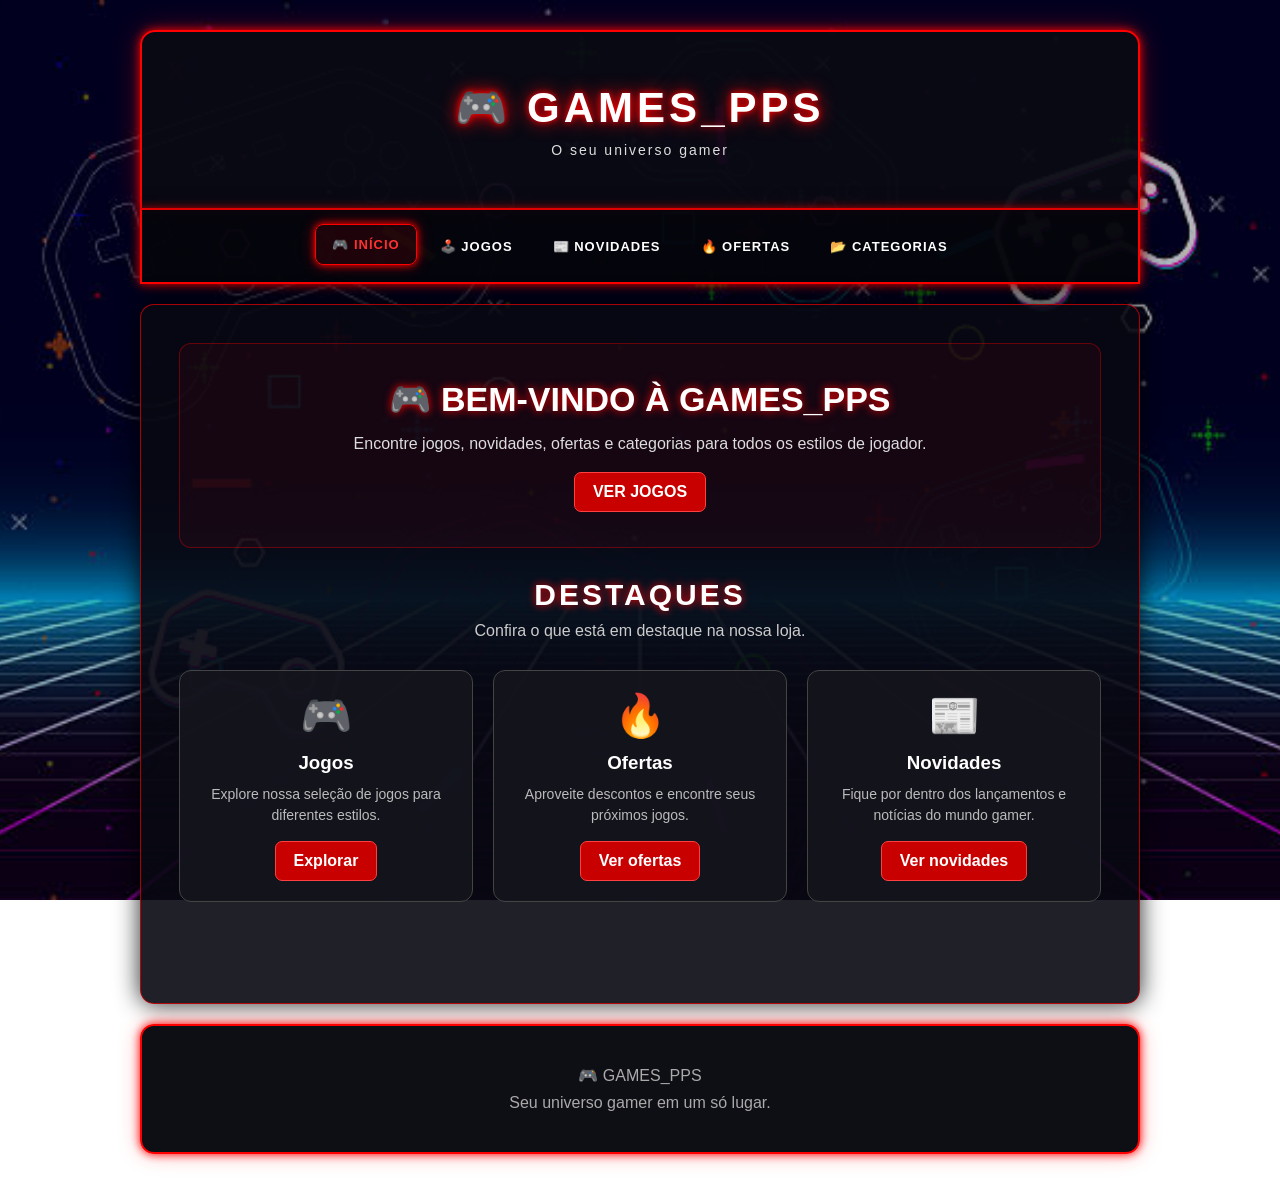
<file: AT1-Paginas-HTML/index.html>
<!DOCTYPE html>
<html lang="pt-BR">
<head>
    <meta charset="UTF-8">
    <meta name="viewport" content="width=device-width, initial-scale=1.0">
    <title>🎮 GAMES_PPS - Início</title>
    <link rel="stylesheet" href="css/games.css">
</head>
<body>
    <div class="container">
        <header>
            <h1 class="logo">🎮 GAMES_PPS</h1>
            <p class="subtitle">O seu universo gamer</p>
        </header>

        <nav>
            <ul>
                <li><a class="active" href="index.html">🎮 INÍCIO</a></li>
                <li><a href="jogos.html">🕹️ JOGOS</a></li>
                <li><a href="novidades.html">📰 NOVIDADES</a></li>
                <li><a href="ofertas.html">🔥 OFERTAS</a></li>
                <li><a href="categorias.html">📂 CATEGORIAS</a></li>
            </ul>
        </nav>

        <main>
            <section class="hero">
                <h2>🎮 BEM-VINDO À GAMES_PPS</h2>
                <p>Encontre jogos, novidades, ofertas e categorias para todos os estilos de jogador.</p>
                <a class="btn" href="jogos.html">VER JOGOS</a>
            </section>

            <h2 class="page-title">Destaques</h2>
            <p class="page-intro">Confira o que está em destaque na nossa loja.</p>

            <section class="cards">
                <article class="card">
                    <div class="card-icon">🎮</div>
                    <h3>Jogos</h3>
                    <p>Explore nossa seleção de jogos para diferentes estilos.</p>
                    <a class="btn" href="jogos.html">Explorar</a>
                </article>

                <article class="card">
                    <div class="card-icon">🔥</div>
                    <h3>Ofertas</h3>
                    <p>Aproveite descontos e encontre seus próximos jogos.</p>
                    <a class="btn" href="ofertas.html">Ver ofertas</a>
                </article>

                <article class="card">
                    <div class="card-icon">📰</div>
                    <h3>Novidades</h3>
                    <p>Fique por dentro dos lançamentos e notícias do mundo gamer.</p>
                    <a class="btn" href="novidades.html">Ver novidades</a>
                </article>
            </section>
        </main>

        <footer>
            <p>🎮 GAMES_PPS<br>Seu universo gamer em um só lugar.</p>
        </footer>
    </div>
</body>
</html>
</file>
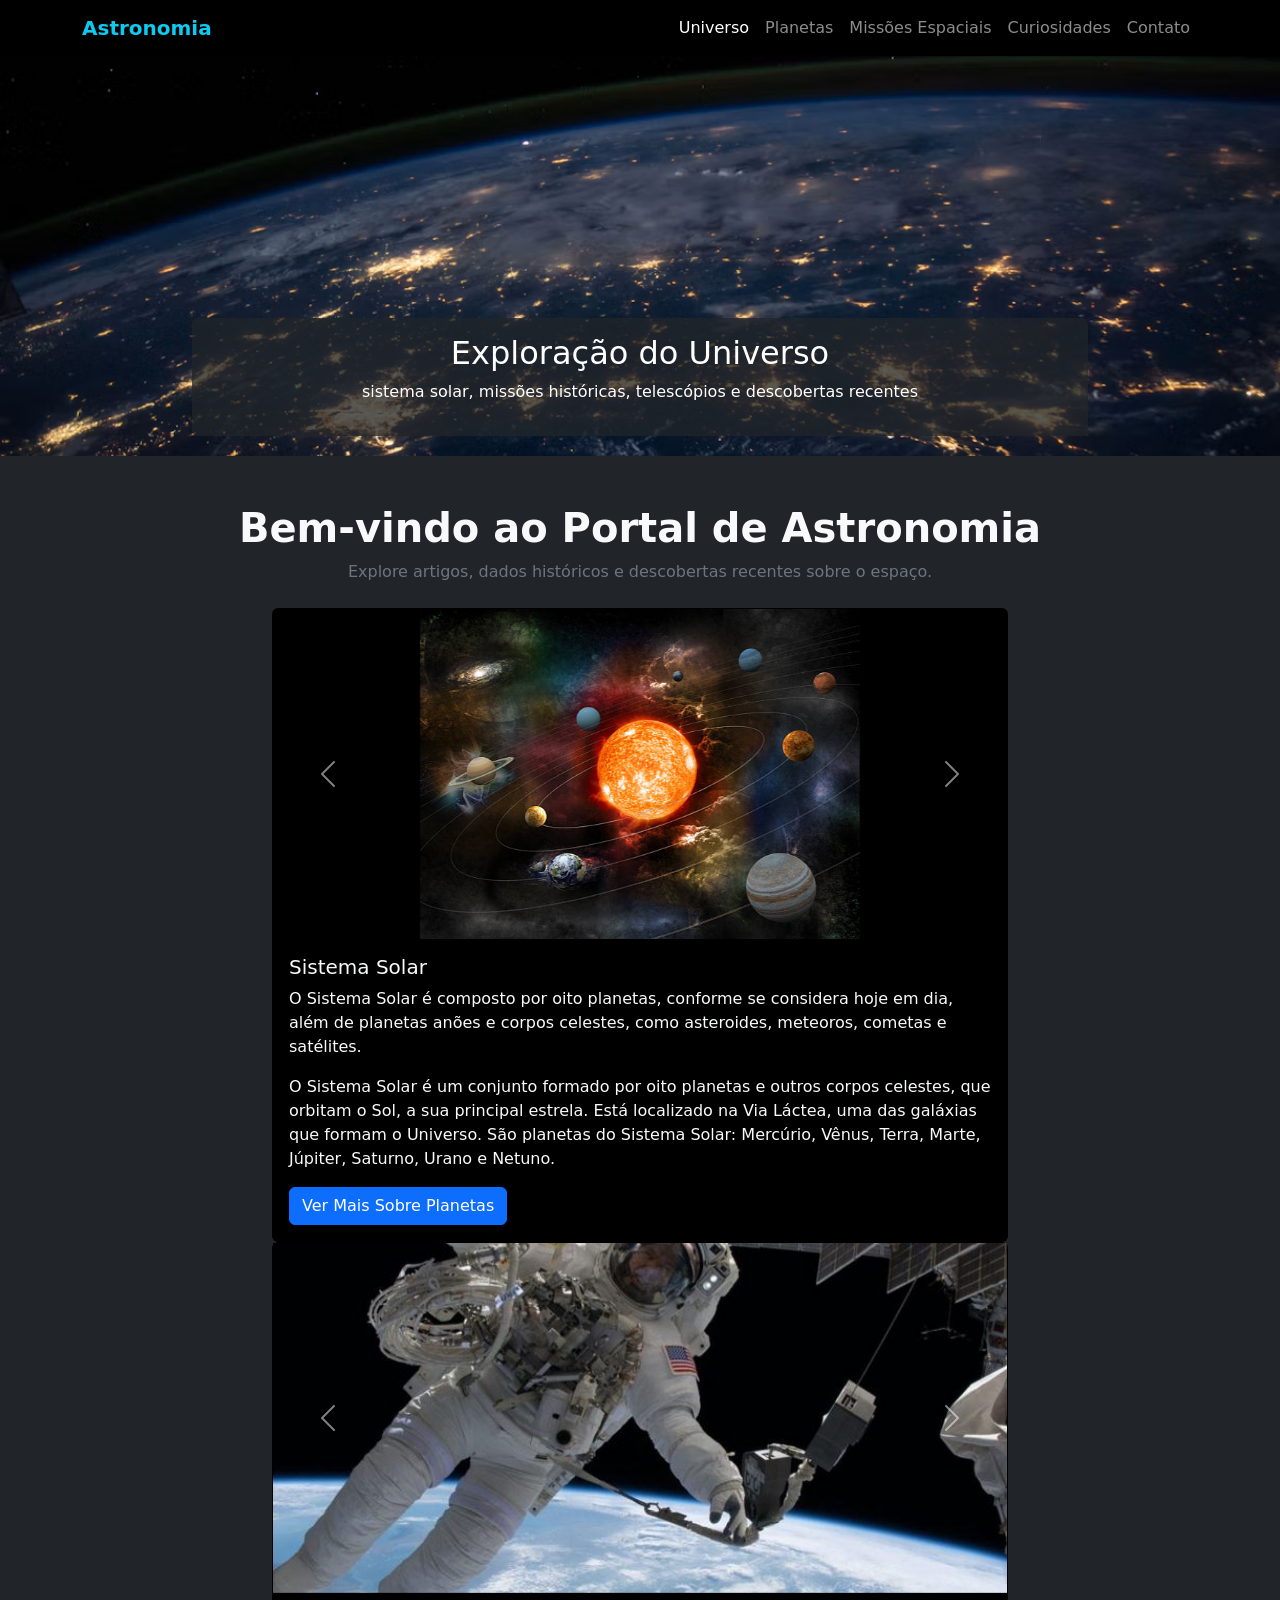
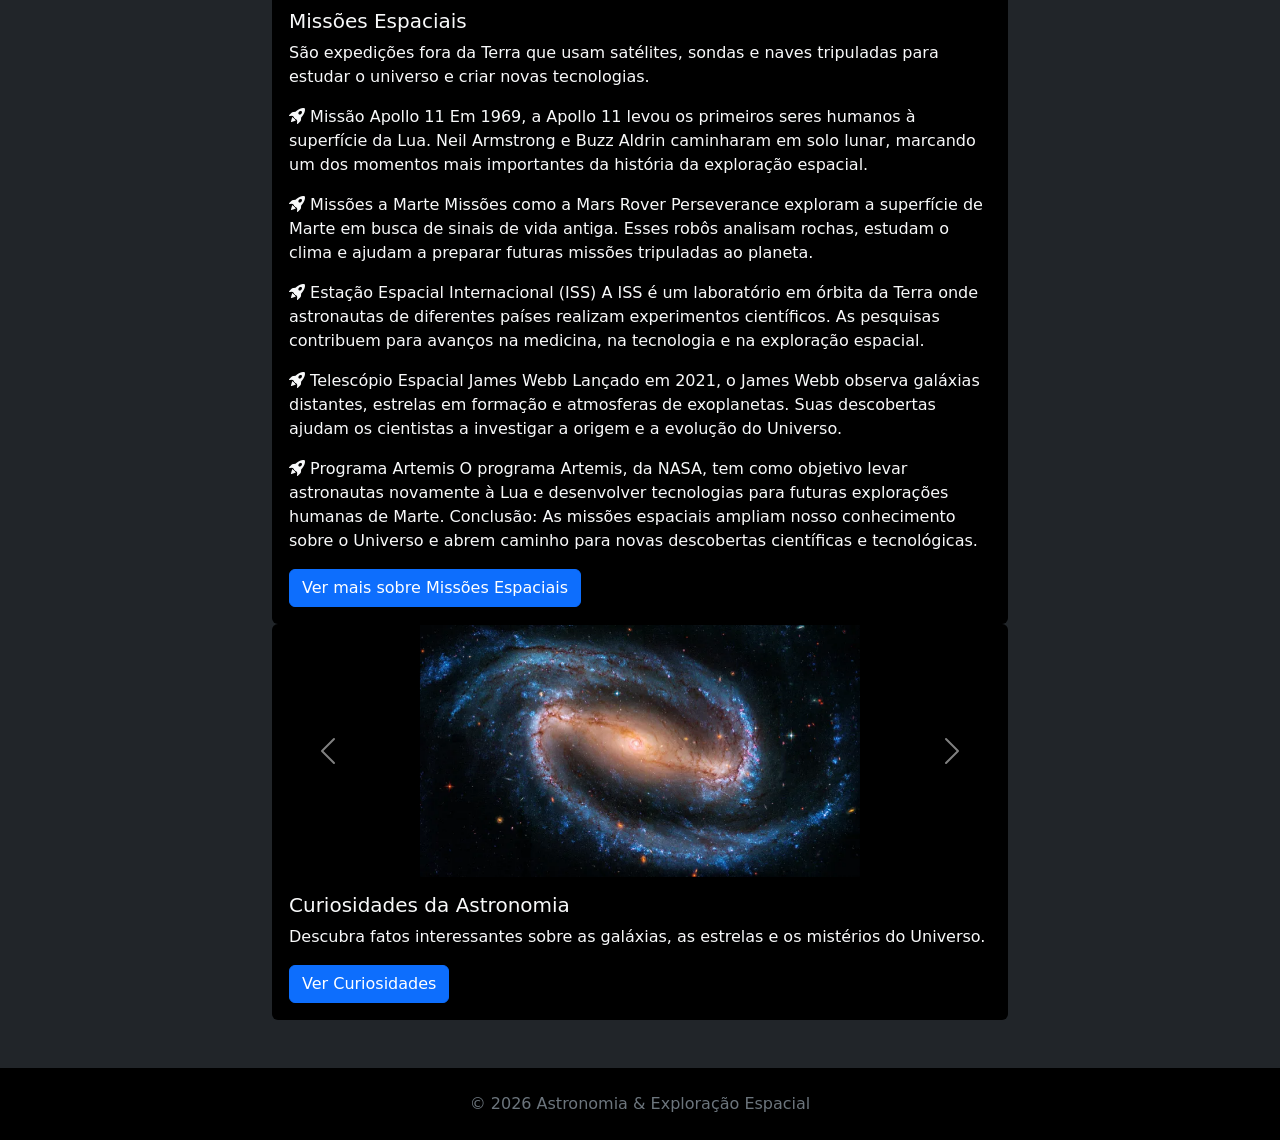
<file: AT4-Site-Multi-Paginas-Bootstrap/index.html>
<!DOCTYPE html>
<html lang="pt-br">
<head>
    <meta charset="UTF-8">
    <meta name="viewport" content="width=device-width, initial-scale=1.0">
    <title>Astronomia e Exploração Espacial</title>

    <link href="https://cdn.jsdelivr.net/npm/bootstrap@5.3.2/dist/css/bootstrap.min.css" rel="stylesheet">

    <link rel="stylesheet" href="css/style.css">
    
    <link rel="stylesheet" href="https://cdn.jsdelivr.net/npm/bootstrap-icons@1.11.3/font/bootstrap-icons.min.css">

</head>
<body class="bg-dark text-light">

    <nav class="navbar navbar-expand-lg navbar-dark bg-black sticky-top">
        <div class="container">
            <a class="navbar-brand fw-bold text-info" href="index.html"> Astronomia</a>
            <button class="navbar-toggler" type="button" data-bs-toggle="collapse" data-bs-target="#navbarNav">
                <span class="navbar-toggler-icon"></span>
            </button>
            <div class="collapse navbar-collapse" id="navbarNav">
                <ul class="navbar-nav ms-auto">
                    <li class="nav-item"><a class="nav-link active" href="index.html">Universo</a></li>
                    <li class="nav-item"><a class="nav-link" href="planetas.html">Planetas</a></li>
                    <li class="nav-item"><a class="nav-link" href="missoes.html">Missões Espaciais</a></li>
                    <li class="nav-item"><a class="nav-link" href="curiosidades.html">Curiosidades</a></li>
                    <li class="nav-item"><a class="nav-link" href="contato.html">Contato</a></li>
                </ul>
            </div>
        </div>
    </nav>

    <div id="carrosselEspaco" class="carousel slide" data-bs-ride="carousel">
        <div class="carousel-inner">
            <div class="carousel-item active">
                <img src="image/fundo.jpg" class="d-block w-100" style="height: 400px; object-fit: cover;" alt="Planeta Terra">
                <div class="carousel-caption d-none d-md-block bg-dark bg-opacity-75 rounded p-3">
                    <h2>Exploração do Universo</h2>
                    <p>sistema solar, missões históricas, telescópios e descobertas recentes</p>
                </div>
            </div>
        </div>
    </div>

    <main class="container my-5">
    <div class="text-center mb-4">
        <h1 class="fw-bold">Bem-vindo ao Portal de Astronomia</h1>
        <p class="text-secondary">
            Explore artigos, dados históricos e descobertas recentes sobre o espaço.
        </p>
    </div>
    <div class="row g-4 justify-content-center">
      <div class="col-12 col-md-9 col-lg-8">
        <div class="card bg-black text-light h-100">
            <div id="carouselSistemaSolar"
                 class="carousel slide"
                 data-bs-ride="carousel">
                <div class="carousel-inner">
                    <div class="carousel-item active">
                        <img src="image/sistema-solar.jpg"
                             class="d-block w-100 minha-imagem-card"
                             alt="Sistema Solar">
                    </div>
                    <div class="carousel-item">
                        <img src="image/mercurio.jpg"
                             class="d-block w-100 minha-imagem-card"
                             alt="Mercurio">
                    </div>
                    <div class="carousel-item">
                        <img src="image/venus.jpg"
                             class="d-block w-100 minha-imagem-card"
                             alt="Planeta venus">
                    </div>
                    <div class="carousel-item">
                        <img src="image/terra.jpg"
                             class="d-block w-100 minha-imagem-card"
                             alt="Planeta ">
                    </div>
                    <div class="carousel-item">
                        <img src="image/marte.jpg"
                             class="d-block w-100 minha-imagem-card"
                             alt="Planeta ">
                    </div>
                     <div class="carousel-item">
                        <img src="image/jupiter.jpg"
                             class="d-block w-100 minha-imagem-card"
                             alt="Planeta ">
                    </div>
                     <div class="carousel-item">
                        <img src="image/saturno.jpg"
                             class="d-block w-100 minha-imagem-card"
                             alt="Planeta ">
                    </div>
                     <div class="carousel-item">
                        <img src="image/urano.jpg"
                             class="d-block w-100 minha-imagem-card"
                             alt="Planeta ">
                    </div>
                     <div class="carousel-item">
                        <img src="image/netuno.jpg"
                             class="d-block w-100 minha-imagem-card"
                             alt="Planeta ">
                    </div>
                </div>
                <button class="carousel-control-prev"
                        type="button"
                        data-bs-target="#carouselSistemaSolar"
                        data-bs-slide="prev">
                    <span class="carousel-control-prev-icon"></span>
                    <span class="visually-hidden">Anterior</span>
                </button>
                <button class="carousel-control-next"
                        type="button"
                        data-bs-target="#carouselSistemaSolar"
                        data-bs-slide="next">
                    <span class="carousel-control-next-icon"></span>
                    <span class="visually-hidden">Próxima</span>
                </button>
            </div>
                <div class="card-body">
                    <h5 class="card-title">Sistema Solar</h5>
                    <p class="card-text">
                       O Sistema Solar é composto por oito planetas, conforme se considera hoje em dia, além de planetas anões e corpos celestes, como asteroides, meteoros, cometas e satélites.
                    </p>
                    <p>
                        O Sistema Solar é um conjunto formado por oito planetas e outros corpos celestes, que orbitam o Sol, a sua principal estrela. Está localizado na Via Láctea, uma das galáxias que formam o Universo. São planetas do Sistema Solar: Mercúrio, Vênus, Terra, Marte, Júpiter, Saturno, Urano e Netuno.
                    </p>
                    <a href="planetas.html" class="btn btn-primary">Ver Mais Sobre Planetas</a>
                </div>
            </div>
        </div>
    </div>    
<div class="row g-4 justify-content-center">
    <div class="col-12 col-md-9 col-lg-8">       
        <div class="card bg-black text-light h-100">
            <div id="carouselExample"
                 class="carousel slide"
                 data-bs-ride="carousel">
                <div class="carousel-inner">
                    <div class="carousel-item active">
                        <img src="image/exploracao.jpg"
                             class="d-block w-100"
                             alt="Exploração espacial">
                    </div>
                    <div class="carousel-item">
                        <img src="image/exp.jpg"
                             class="d-block w-100"
                             alt="Imagem da exploração espacial">
                    </div>
                    <div class="carousel-item">
                        <img src="image/exp1.jpg"
                             class="d-block w-100"
                             alt="Missão espacial">
                    </div>
                    <div class="carousel-item">
                        <img src="image/exp2.jpg"
                             class="d-block w-100"
                             alt="Exploração do Universo">
                    </div>
                </div>
                <button class="carousel-control-prev"
                        type="button"
                        data-bs-target="#carouselExample"
                        data-bs-slide="prev">

                    <span class="carousel-control-prev-icon"
                          aria-hidden="true"></span>

                    <span class="visually-hidden">Anterior</span>
                </button>
                <button class="carousel-control-next"
                        type="button"
                        data-bs-target="#carouselExample"
                        data-bs-slide="next">

                    <span class="carousel-control-next-icon"
                          aria-hidden="true"></span>

                    <span class="visually-hidden">Próxima</span>
                </button>
            </div>
                 <div class="card-body">
                    <h5 class="card-title">Missões Espaciais</h5>
                    <p class="card-text">
                     São expedições fora da Terra que usam satélites, sondas e naves tripuladas para estudar o universo e criar novas tecnologias.
                    <p>
                        <i class="bi bi-rocket-takeoff-fill"></i>
                        Missão Apollo 11

                    Em 1969, a Apollo 11 levou os primeiros seres humanos à superfície da Lua. Neil Armstrong e Buzz Aldrin caminharam em solo lunar, marcando um dos momentos mais importantes da história da exploração espacial.
                    </p>
                    <p>
                    <i class="bi bi-rocket-takeoff-fill"></i>
                      Missões a Marte
                    Missões como a Mars Rover Perseverance exploram a superfície de Marte em busca de sinais de vida antiga. Esses robôs analisam rochas, estudam o clima e ajudam a preparar futuras missões tripuladas ao planeta.
                    </p>
                    <p>
                        <i class="bi bi-rocket-takeoff-fill"></i>
                         Estação Espacial Internacional (ISS)

                    A ISS é um laboratório em órbita da Terra onde astronautas de diferentes países realizam experimentos científicos. As pesquisas contribuem para avanços na medicina, na tecnologia e na exploração espacial.
                    </p>
                    <p>
                        <i class="bi bi-rocket-takeoff-fill"></i>
                       Telescópio Espacial James Webb

                     Lançado em 2021, o James Webb observa galáxias distantes, estrelas em formação e atmosferas de exoplanetas. Suas descobertas ajudam os cientistas a investigar a origem e a evolução do Universo.
                    </p>
                    <p>
                        <i class="bi bi-rocket-takeoff-fill"></i>
                        Programa Artemis

                    O programa Artemis, da NASA, tem como objetivo levar astronautas novamente à Lua e desenvolver tecnologias para futuras explorações humanas de Marte.

                    Conclusão: As missões espaciais ampliam nosso conhecimento sobre o Universo e abrem caminho para novas descobertas científicas e tecnológicas.
                    </p>
                    <a href="missoes.html" class="btn btn-primary">Ver mais sobre Missões Espaciais</a>
            </div>
        </div>       
    </div>
</div>
<div class="row g-4 justify-content-center">
    <div class="col-12 col-md-9 col-lg-8">
        <div class="card bg-black text-light h-100">
            <div id="carouselCuriosidades" class="carousel slide">
                <div class="carousel-inner">
                    <div class="carousel-item active">
                        <img src="image/curiosidade1.jpg"
                             class="d-block w-100 minha-imagem-card"
                             alt="Curiosidades sobre galáxias">
                    </div>
                    <div class="carousel-item">
                        <img src="image/curiosidade2.jpg"
                             class="d-block w-100 minha-imagem-card"
                             alt="Curiosidades sobre o espaço">
                    </div>
                </div>
                <button class="carousel-control-prev"
                        type="button"
                        data-bs-target="#carouselCuriosidades"
                        data-bs-slide="prev">
                    <span class="carousel-control-prev-icon"></span>
                    <span class="visually-hidden">Anterior</span>
                </button>

                <button class="carousel-control-next"
                        type="button"
                        data-bs-target="#carouselCuriosidades"
                        data-bs-slide="next">
                    <span class="carousel-control-next-icon"></span>
                    <span class="visually-hidden">Próxima</span>
                </button>
            </div>
            <div class="card-body">
                <h5 class="card-title">Curiosidades da Astronomia</h5>
                <p class="card-text">
                    Descubra fatos interessantes sobre as galáxias,
                    as estrelas e os mistérios do Universo.
                </p>
                <a href="curiosidades.html" class="btn btn-primary">Ver Curiosidades</a>
            </div>
        </div>
    </div>
</div>
</main>

    <footer class="bg-black text-center text-secondary py-4 mt-5">
        <div class="container">
            <p class="mb-0">© 2026 Astronomia & Exploração Espacial</p>
        </div>
        
    </footer>

    <script src="https://cdn.jsdelivr.net/npm/bootstrap@5.3.2/dist/js/bootstrap.bundle.min.js"></script>
</body>
</html>
</file>
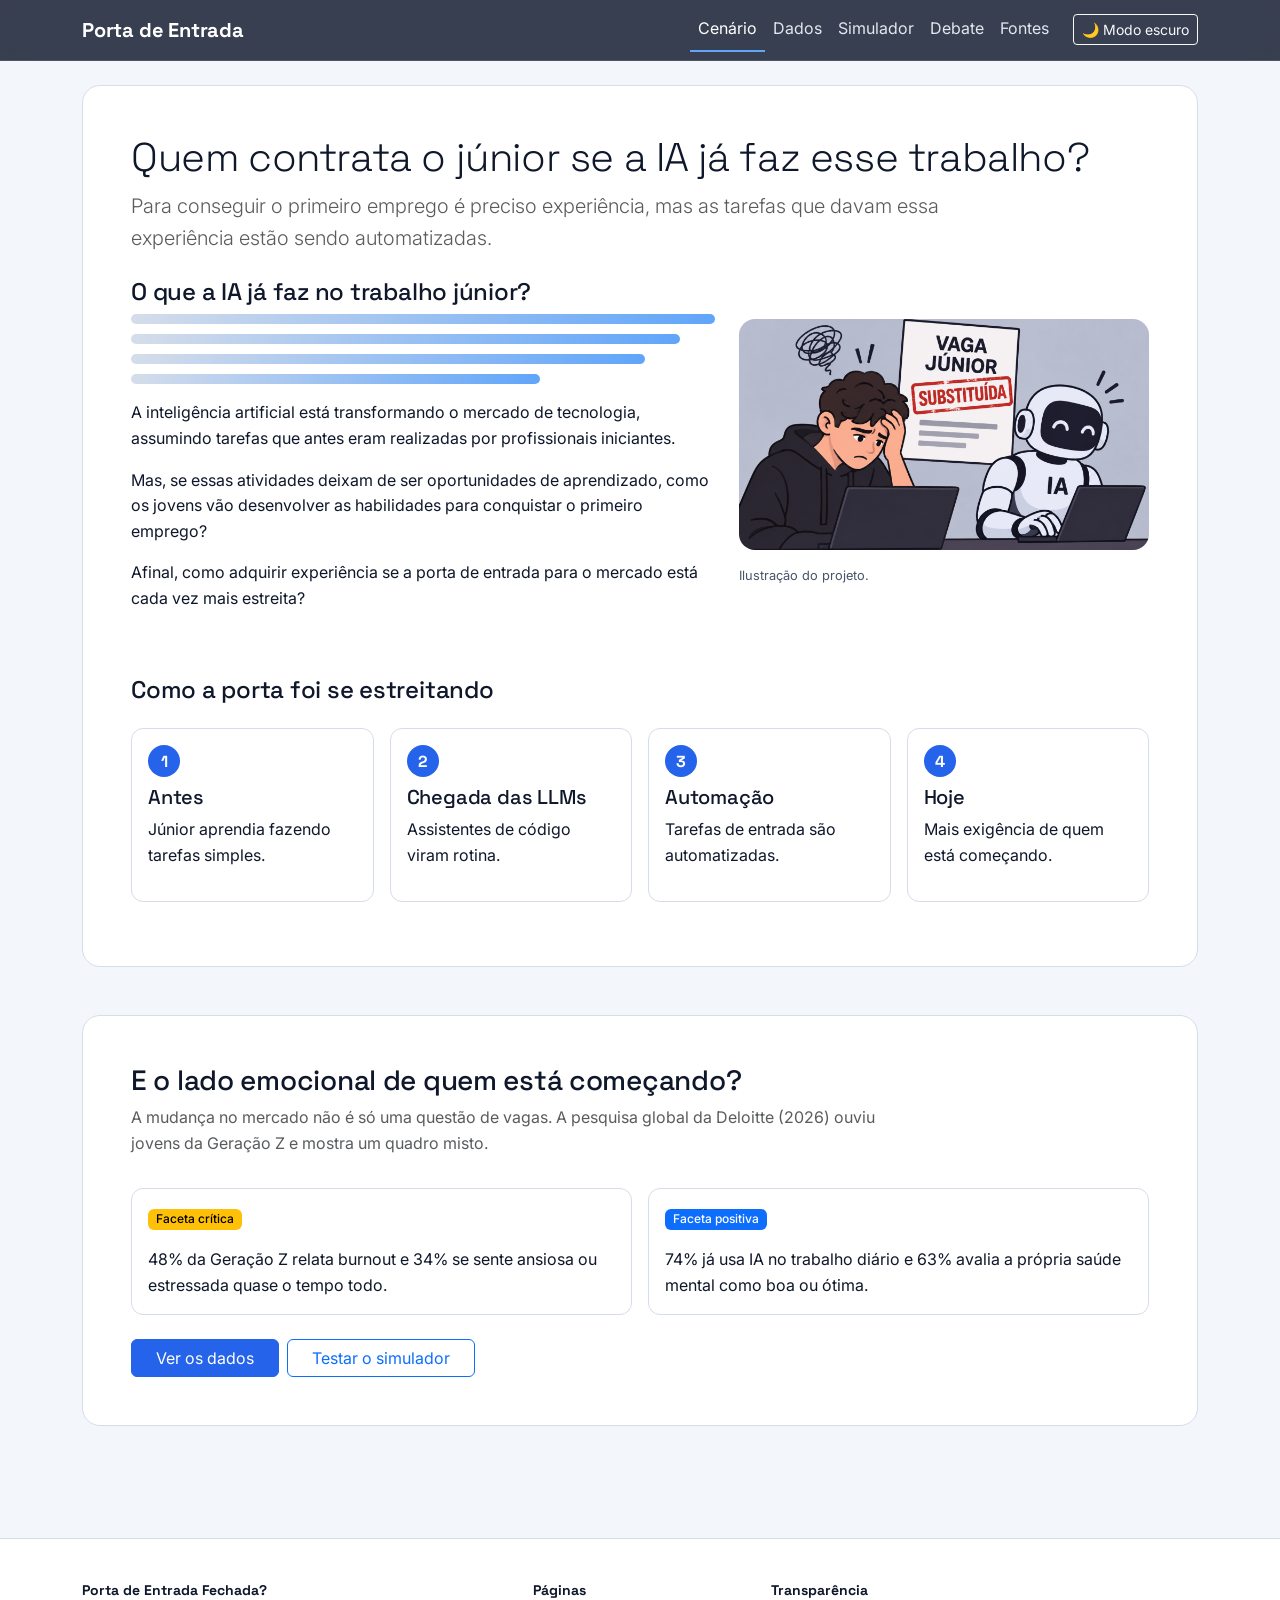
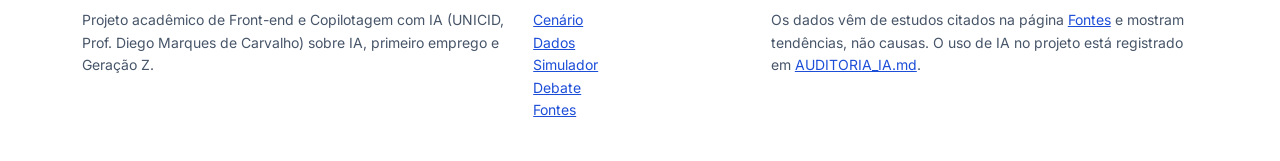
<file: AT5-Front-End-Copilotado-com-IA/index.html>
<!DOCTYPE html>
<html lang="pt-BR" data-bs-theme="light">

<head>
    <meta charset="UTF-8">
    <meta name="viewport" content="width=device-width, initial-scale=1">
    <meta name="description" content="Como a inteligência artificial transforma o primeiro emprego da Geração Z.">
    <title>Porta de Entrada Fechada? | IA e o primeiro emprego</title>
    <link rel="preconnect" href="https://fonts.googleapis.com">
    <link rel="preconnect" href="https://fonts.gstatic.com" crossorigin>
    <link href="https://fonts.googleapis.com/css2?family=Inter:wght@400;500&family=Space+Grotesk:wght@500;700&display=swap" rel="stylesheet">
    <link href="https://cdn.jsdelivr.net/npm/bootstrap@5.3.3/dist/css/bootstrap.min.css" rel="stylesheet">
    <link href="css/style.css" rel="stylesheet">
    <script src="js/tema.js"></script>
</head>

<body>
    <a class="skip-link" href="#conteudo">Ir para o conteúdo</a>

    <header>
        <nav class="navbar navbar-expand-lg site-nav sticky-top" data-bs-theme="dark" aria-label="Navegação principal">
            <div class="container">
                <a class="navbar-brand brand" href="index.html">Porta de Entrada</a>
                <button class="navbar-toggler" type="button" data-bs-toggle="collapse"
                    data-bs-target="#menu" aria-controls="menu" aria-expanded="false"
                    aria-label="Abrir menu">
                    <span class="navbar-toggler-icon"></span>
                </button>
                <div class="collapse navbar-collapse" id="menu">
                    <ul class="navbar-nav ms-auto">
                        <li class="nav-item">
                            <a class="nav-link active" href="index.html#inicio" aria-current="page">Cenário</a>
                        </li>
                        <li class="nav-item">
                            <a class="nav-link" href="Dados.html">Dados</a>
                        </li>
                        <li class="nav-item">
                            <a class="nav-link" href="Simulador.html">Simulador</a>
                        </li>
                        <li class="nav-item">
                            <a class="nav-link" href="Debate.html">Debate</a>
                        </li>
                        <li class="nav-item">
                            <a class="nav-link" href="Fontes.html">Fontes</a>
                        </li>
                    </ul>
                    <button id="btnTema" type="button" class="btn btn-outline-light btn-sm ms-lg-3 mt-2 mt-lg-0" aria-pressed="false">🌙 Modo escuro</button>
                </div>
            </div>
        </nav>
    </header>

    <main id="conteudo" class="container py-4">
        <section id="inicio" class="section-card p-4 p-md-5 mb-5" aria-labelledby="titulo-inicio">
            <header class="mb-4">
                <h1 id="titulo-inicio" class="display-6">Quem contrata o júnior se a IA já faz esse trabalho?</h1>
                <p class="lead text-body-secondary">
                    Para conseguir o primeiro emprego é preciso experiência,
                    mas as tarefas que davam essa experiência estão sendo automatizadas.
                </p>
            </header>

            <div class="row g-4 align-items-center">
                <article class="col-12 col-md-7">
                    <h2 class="h4">O que a IA já faz no trabalho júnior?</h2>

                    <div class="linhas" aria-hidden="true">
                        <div class="linha" style="--larg: 100%; --i: 0"></div>
                        <div class="linha" style="--larg: 94%; --i: 1"></div>
                        <div class="linha" style="--larg: 88%; --i: 2"></div>
                        <div class="linha" style="--larg: 70%; --i: 3"></div>
                    </div>

                    <p>
                        A inteligência artificial está transformando o mercado de tecnologia,
                        assumindo tarefas que antes eram realizadas por profissionais iniciantes.
                    </p>
                    <p>
                        Mas, se essas atividades deixam de ser oportunidades de aprendizado,
                        como os jovens vão desenvolver as habilidades para conquistar o primeiro emprego?
                    </p>
                    <p>
                        Afinal, como adquirir experiência se a porta de entrada para o mercado
                        está cada vez mais estreita?
                    </p>
                </article>

                <figure class="col-12 col-md-5 mb-0">
                    <div class="ratio ratio-16x9 rounded-4 overflow-hidden">
                        <img src="image/ia-image.png"
                            alt="Ilustração de um jovem desanimado diante do notebook, ao lado de um robô de IA e de um cartaz de vaga júnior carimbado como substituída"
                            class="object-fit-cover" width="1536" height="1024">
                    </div>
                    <figcaption class="fonte-grafico">Ilustração do projeto.</figcaption>
                </figure>
            </div>

            <h2 class="h4 mt-5">Como a porta foi se estreitando</h2>
            <ol class="list-unstyled row g-3 mt-1">
                <li class="col-12 col-md-6 col-lg-3">
                    <div class="card card-timeline h-100">
                        <div class="card-body">
                            <span class="numero" aria-hidden="true">1</span>
                            <h3 class="h5 mt-2">Antes</h3>
                            <p>Júnior aprendia fazendo tarefas simples.</p>
                        </div>
                    </div>
                </li>
                <li class="col-12 col-md-6 col-lg-3">
                    <div class="card card-timeline h-100">
                        <div class="card-body">
                            <span class="numero" aria-hidden="true">2</span>
                            <h3 class="h5 mt-2">Chegada das LLMs</h3>
                            <p>Assistentes de código viram rotina.</p>
                        </div>
                    </div>
                </li>
                <li class="col-12 col-md-6 col-lg-3">
                    <div class="card card-timeline h-100">
                        <div class="card-body">
                            <span class="numero" aria-hidden="true">3</span>
                            <h3 class="h5 mt-2">Automação</h3>
                            <p>Tarefas de entrada são automatizadas.</p>
                        </div>
                    </div>
                </li>
                <li class="col-12 col-md-6 col-lg-3">
                    <div class="card card-timeline h-100">
                        <div class="card-body">
                            <span class="numero" aria-hidden="true">4</span>
                            <h3 class="h5 mt-2">Hoje</h3>
                            <p>Mais exigência de quem está começando.</p>
                        </div>
                    </div>
                </li>
            </ol>
        </section>

        <section id="geracao" class="section-card p-4 p-md-5 mb-5" aria-labelledby="titulo-geracao">
            <h2 id="titulo-geracao" class="h3">E o lado emocional de quem está começando?</h2>
            <p class="text-body-secondary">
                A mudança no mercado não é só uma questão de vagas. A pesquisa global da Deloitte (2026)
                ouviu jovens da Geração Z e mostra um quadro misto.
            </p>
            <div class="row g-3 mt-2">
                <div class="col-12 col-md-6">
                    <article class="card card-timeline h-100">
                        <div class="card-body">
                            <span class="badge text-bg-warning badge-eixo">Faceta crítica</span>
                            <p class="mt-3 mb-0">
                                48% da Geração Z relata burnout e 34% se sente ansiosa ou estressada
                                quase o tempo todo.
                            </p>
                        </div>
                    </article>
                </div>
                <div class="col-12 col-md-6">
                    <article class="card card-timeline h-100">
                        <div class="card-body">
                            <span class="badge text-bg-primary badge-eixo">Faceta positiva</span>
                            <p class="mt-3 mb-0">
                                74% já usa IA no trabalho diário e 63% avalia a própria saúde mental
                                como boa ou ótima.
                            </p>
                        </div>
                    </article>
                </div>
            </div>
            <div class="mt-4 d-flex flex-wrap gap-2">
                <a href="Dados.html" class="btn btn-primary px-4">Ver os dados</a>
                <a href="Simulador.html" class="btn btn-outline-primary px-4">Testar o simulador</a>
            </div>
        </section>
    </main>

    <footer class="site-footer">
        <div class="container rodape-grid">
            <section aria-label="Sobre o projeto">
                <p class="rodape-titulo">Porta de Entrada Fechada?</p>
                <p>Projeto acadêmico de Front-end e Copilotagem com IA (UNICID, Prof. Diego Marques de Carvalho) sobre IA, primeiro emprego e Geração Z.</p>
            </section>
            <nav aria-label="Páginas do site">
                <p class="rodape-titulo">Páginas</p>
                <ul>
                    <li><a href="index.html#inicio">Cenário</a></li>
                    <li><a href="Dados.html">Dados</a></li>
                    <li><a href="Simulador.html">Simulador</a></li>
                    <li><a href="Debate.html">Debate</a></li>
                    <li><a href="Fontes.html">Fontes</a></li>
                </ul>
            </nav>
            <section aria-label="Sobre os dados e o uso de IA">
                <p class="rodape-titulo">Transparência</p>
                <p>Os dados vêm de estudos citados na página <a href="Fontes.html">Fontes</a> e mostram tendências, não causas. O uso de IA no projeto está registrado em <a href="https://github.com/Paulo984-ss/ATC-5-PD/blob/main/AUDITORIA_IA.md" target="_blank" rel="noopener">AUDITORIA_IA.md</a>.</p>
            </section>
        </div>
    </footer>

    <script src="https://cdn.jsdelivr.net/npm/bootstrap@5.3.3/dist/js/bootstrap.bundle.min.js"></script>
</body>

</html>
</file>
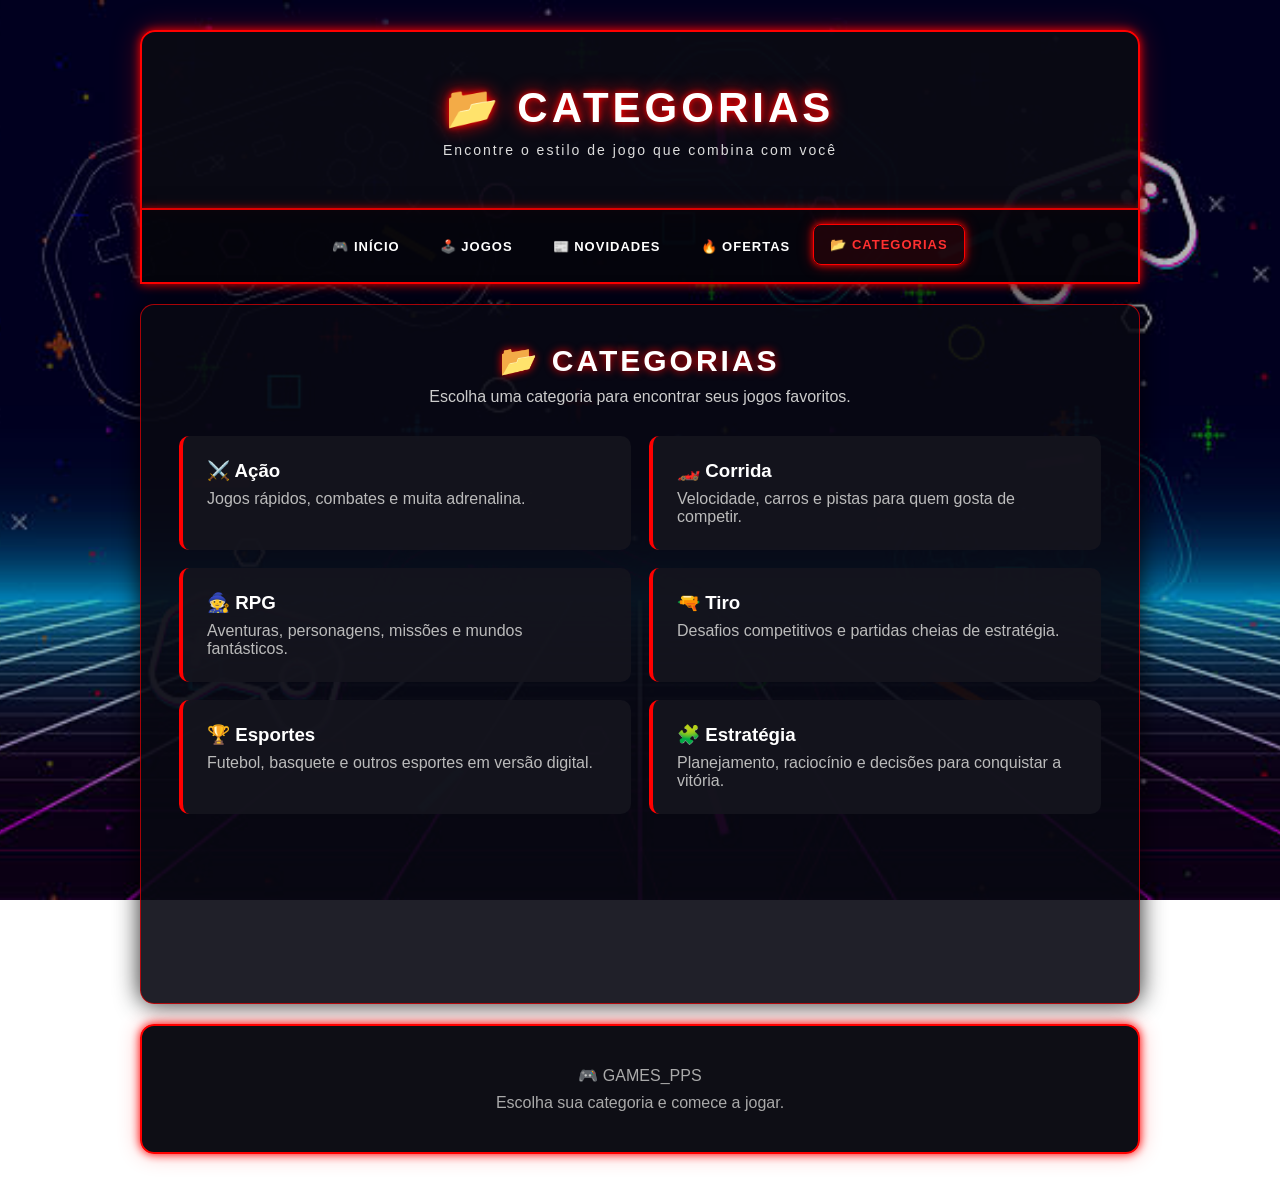
<file: AT1-Paginas-HTML/categorias.html>
<!DOCTYPE html>
<html lang="pt-BR">
<head>
    <meta charset="UTF-8">
    <meta name="viewport" content="width=device-width, initial-scale=1.0">
    <title>🎮 GAMES_PPS - Categorias</title>
    <link rel="stylesheet" href="css/games.css">
</head>
<body>
    <div class="container">
        <header>
            <h1 class="logo">📂 CATEGORIAS</h1>
            <p class="subtitle">Encontre o estilo de jogo que combina com você</p>
        </header>

        <nav>
            <ul>
                <li><a href="index.html">🎮 INÍCIO</a></li>
                <li><a href="jogos.html">🕹️ JOGOS</a></li>
                <li><a href="novidades.html">📰 NOVIDADES</a></li>
                <li><a href="ofertas.html">🔥 OFERTAS</a></li>
                <li><a class="active" href="categorias.html">📂 CATEGORIAS</a></li>
            </ul>
        </nav>

        <main>
            <h2 class="page-title">📂 Categorias</h2>
            <p class="page-intro">Escolha uma categoria para encontrar seus jogos favoritos.</p>

            <section class="category-list">
                <article class="category">
                    <h3>⚔️ Ação</h3>
                    <p>Jogos rápidos, combates e muita adrenalina.</p>
                </article>

                <article class="category">
                    <h3>🏎️ Corrida</h3>
                    <p>Velocidade, carros e pistas para quem gosta de competir.</p>
                </article>

                <article class="category">
                    <h3>🧙 RPG</h3>
                    <p>Aventuras, personagens, missões e mundos fantásticos.</p>
                </article>

                <article class="category">
                    <h3>🔫 Tiro</h3>
                    <p>Desafios competitivos e partidas cheias de estratégia.</p>
                </article>

                <article class="category">
                    <h3>🏆 Esportes</h3>
                    <p>Futebol, basquete e outros esportes em versão digital.</p>
                </article>

                <article class="category">
                    <h3>🧩 Estratégia</h3>
                    <p>Planejamento, raciocínio e decisões para conquistar a vitória.</p>
                </article>
            </section>
        </main>

        <footer>
            <p>🎮 GAMES_PPS<br>Escolha sua categoria e comece a jogar.</p>
        </footer>
    </div>
</body>
</html>
</file>
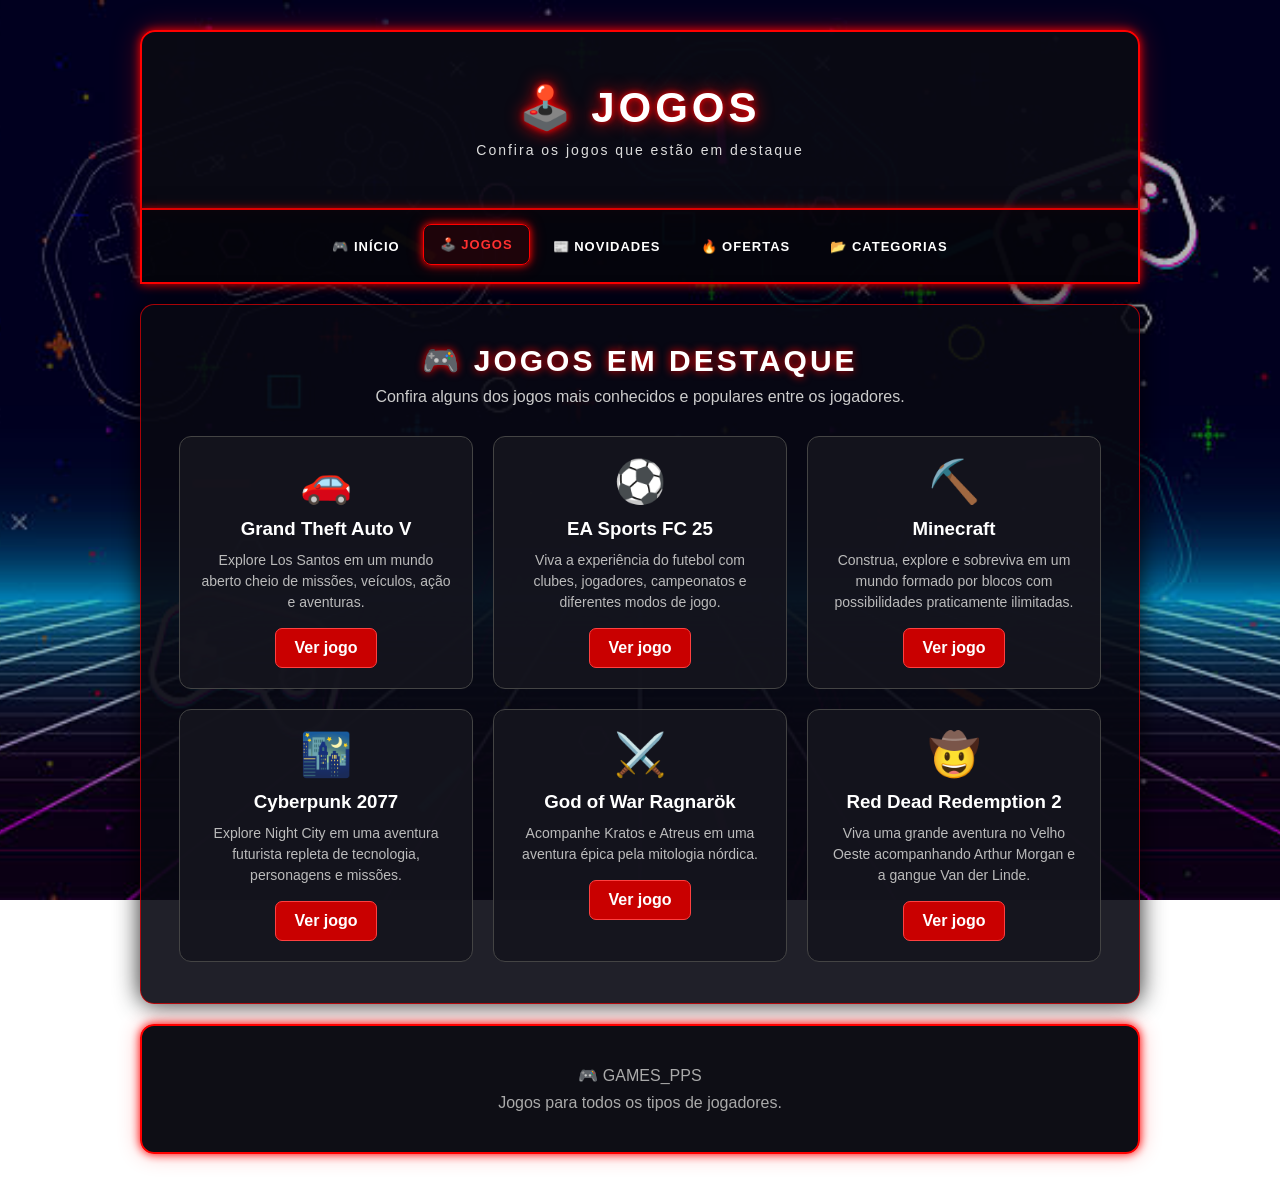
<file: AT1-Paginas-HTML/jogos.html>
<!DOCTYPE html>
<html lang="pt-BR">

<head>
    <meta charset="UTF-8">
    <meta name="viewport" content="width=device-width, initial-scale=1.0">

    <title>🎮 GAMES_PPS - Jogos</title>

    <link rel="stylesheet" href="css/games.css">
</head>

<body>

    <div class="container">

        <header>
            <h1 class="logo">🕹️ JOGOS</h1>

            <p class="subtitle">
                Confira os jogos que estão em destaque
            </p>
        </header>


        <nav>
            <ul>

                <li>
                    <a href="index.html">🎮 INÍCIO</a>
                </li>

                <li>
                    <a class="active" href="jogos.html">🕹️ JOGOS</a>
                </li>

                <li>
                    <a href="novidades.html">📰 NOVIDADES</a>
                </li>

                <li>
                    <a href="ofertas.html">🔥 OFERTAS</a>
                </li>

                <li>
                    <a href="categorias.html">📂 CATEGORIAS</a>
                </li>

            </ul>
        </nav>


        <main>

            <h2 class="page-title">
                🎮 Jogos em destaque
            </h2>

            <p class="page-intro">
                Confira alguns dos jogos mais conhecidos e populares entre os jogadores.
            </p>


            <section class="cards">


                <!-- GTA V -->

                <article class="card">

                    <div class="card-icon">
                        🚗
                    </div>

                    <h3>
                        Grand Theft Auto V
                    </h3>

                    <p>
                        Explore Los Santos em um mundo aberto cheio de missões,
                        veículos, ação e aventuras.
                    </p>

                    <a class="btn" href="#">
                        Ver jogo
                    </a>

                </article>


                <!-- EA FC 25 -->

                <article class="card">

                    <div class="card-icon">
                        ⚽
                    </div>

                    <h3>
                        EA Sports FC 25
                    </h3>

                    <p>
                        Viva a experiência do futebol com clubes, jogadores,
                        campeonatos e diferentes modos de jogo.
                    </p>

                    <a class="btn" href="#">
                        Ver jogo
                    </a>

                </article>


                <!-- Minecraft -->

                <article class="card">

                    <div class="card-icon">
                        ⛏️
                    </div>

                    <h3>
                        Minecraft
                    </h3>

                    <p>
                        Construa, explore e sobreviva em um mundo formado por
                        blocos com possibilidades praticamente ilimitadas.
                    </p>

                    <a class="btn" href="#">
                        Ver jogo
                    </a>

                </article>


                <!-- Cyberpunk -->

                <article class="card">

                    <div class="card-icon">
                        🌃
                    </div>

                    <h3>
                        Cyberpunk 2077
                    </h3>

                    <p>
                        Explore Night City em uma aventura futurista repleta
                        de tecnologia, personagens e missões.
                    </p>

                    <a class="btn" href="#">
                        Ver jogo
                    </a>

                </article>


                <!-- God of War -->

                <article class="card">

                    <div class="card-icon">
                        ⚔️
                    </div>

                    <h3>
                        God of War Ragnarök
                    </h3>

                    <p>
                        Acompanhe Kratos e Atreus em uma aventura épica pela
                        mitologia nórdica.
                    </p>

                    <a class="btn" href="#">
                        Ver jogo
                    </a>

                </article>


                <!-- Red Dead Redemption 2 -->

                <article class="card">

                    <div class="card-icon">
                        🤠
                    </div>

                    <h3>
                        Red Dead Redemption 2
                    </h3>

                    <p>
                        Viva uma grande aventura no Velho Oeste acompanhando
                        Arthur Morgan e a gangue Van der Linde.
                    </p>

                    <a class="btn" href="#">
                        Ver jogo
                    </a>

                </article>


            </section>

        </main>


        <footer>

            <p>
                🎮 GAMES_PPS
                <br>
                Jogos para todos os tipos de jogadores.
            </p>

        </footer>

    </div>

</body>

</html>
</file>
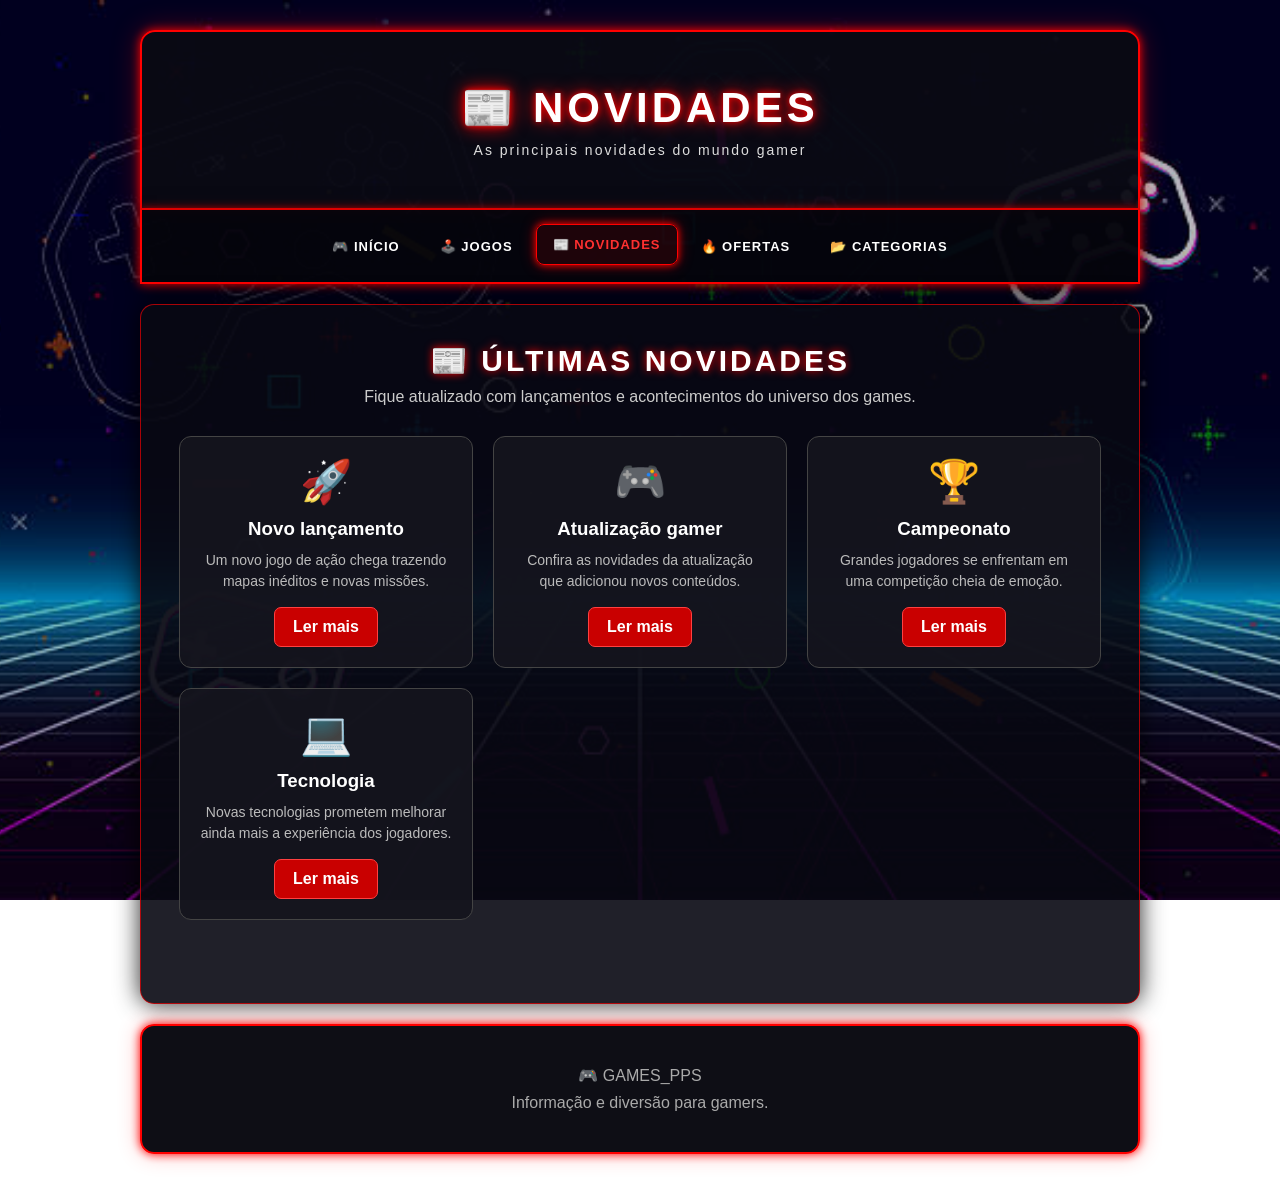
<file: AT1-Paginas-HTML/novidades.html>
<!DOCTYPE html>
<html lang="pt-BR">
<head>
    <meta charset="UTF-8">
    <meta name="viewport" content="width=device-width, initial-scale=1.0">
    <title>🎮 GAMES_PPS - Novidades</title>
    <link rel="stylesheet" href="css/games.css">
</head>
<body>
    <div class="container">
        <header>
            <h1 class="logo">📰 NOVIDADES</h1>
            <p class="subtitle">As principais novidades do mundo gamer</p>
        </header>

        <nav>
            <ul>
                <li><a href="index.html">🎮 INÍCIO</a></li>
                <li><a href="jogos.html">🕹️ JOGOS</a></li>
                <li><a class="active" href="novidades.html">📰 NOVIDADES</a></li>
                <li><a href="ofertas.html">🔥 OFERTAS</a></li>
                <li><a href="categorias.html">📂 CATEGORIAS</a></li>
            </ul>
        </nav>

        <main>
            <h2 class="page-title">📰 Últimas novidades</h2>
            <p class="page-intro">Fique atualizado com lançamentos e acontecimentos do universo dos games.</p>

            <section class="cards">
                <article class="card">
                    <div class="card-icon">🚀</div>
                    <h3>Novo lançamento</h3>
                    <p>Um novo jogo de ação chega trazendo mapas inéditos e novas missões.</p>
                    <a class="btn" href="#">Ler mais</a>
                </article>

                <article class="card">
                    <div class="card-icon">🎮</div>
                    <h3>Atualização gamer</h3>
                    <p>Confira as novidades da atualização que adicionou novos conteúdos.</p>
                    <a class="btn" href="#">Ler mais</a>
                </article>

                <article class="card">
                    <div class="card-icon">🏆</div>
                    <h3>Campeonato</h3>
                    <p>Grandes jogadores se enfrentam em uma competição cheia de emoção.</p>
                    <a class="btn" href="#">Ler mais</a>
                </article>

                <article class="card">
                    <div class="card-icon">💻</div>
                    <h3>Tecnologia</h3>
                    <p>Novas tecnologias prometem melhorar ainda mais a experiência dos jogadores.</p>
                    <a class="btn" href="#">Ler mais</a>
                </article>
            </section>
        </main>

        <footer>
            <p>🎮 GAMES_PPS<br>Informação e diversão para gamers.</p>
        </footer>
    </div>
</body>
</html>
</file>
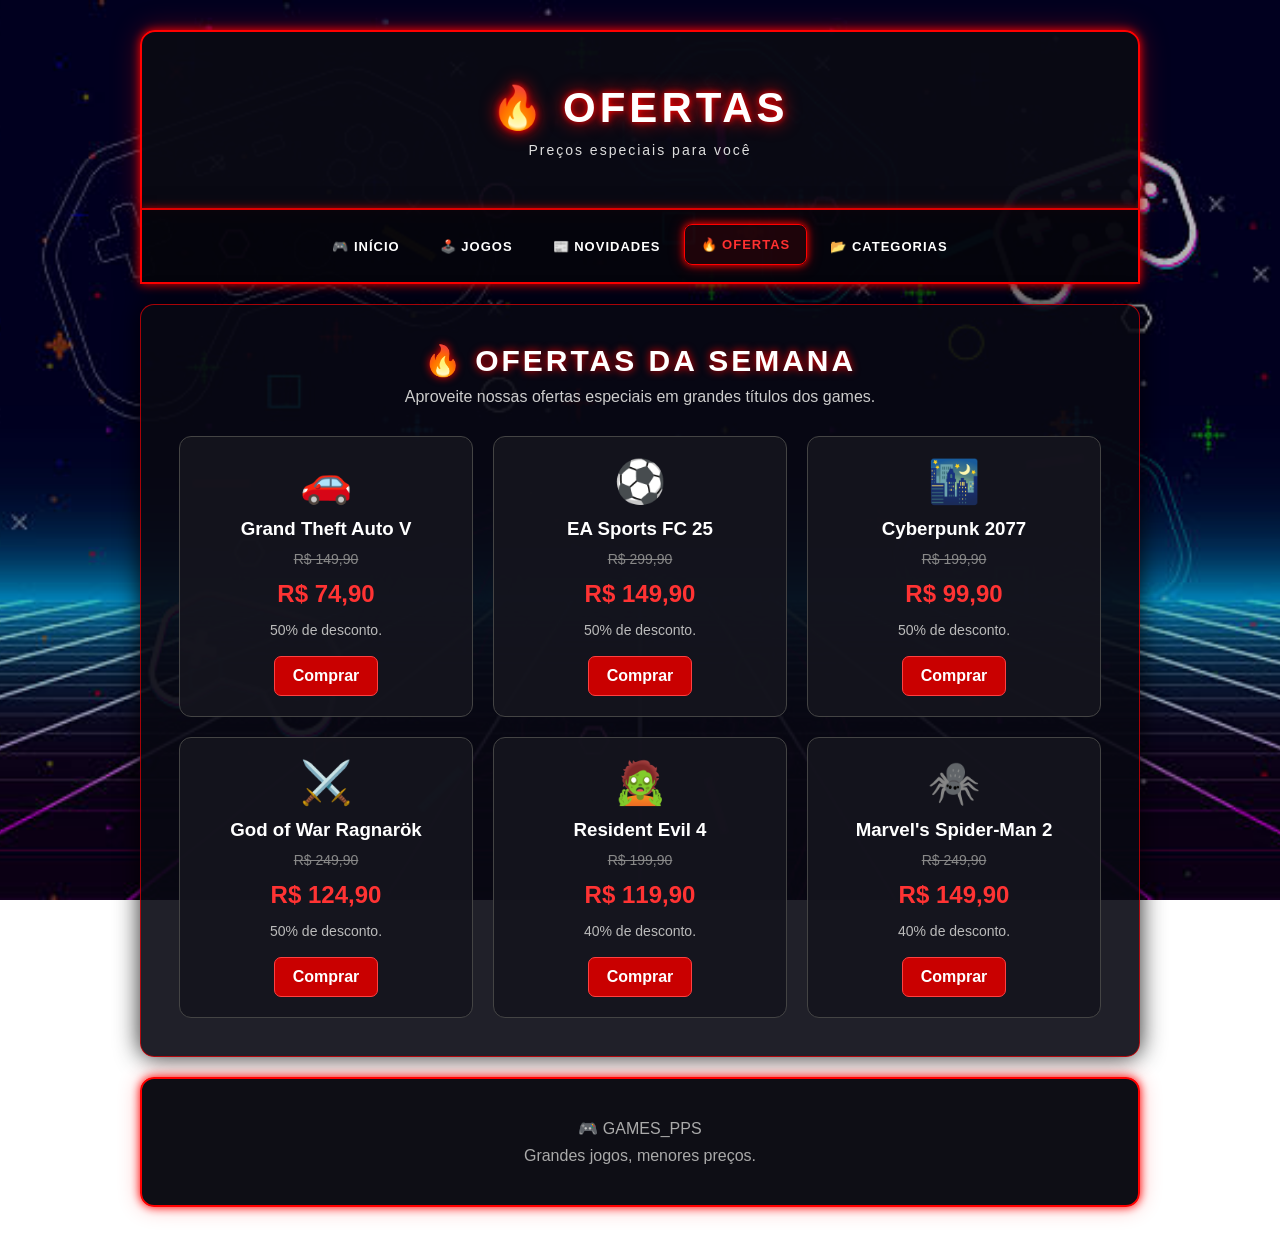
<file: AT1-Paginas-HTML/ofertas.html>
<!DOCTYPE html>
<html lang="pt-BR">
<head>
    <meta charset="UTF-8">
    <meta name="viewport" content="width=device-width, initial-scale=1.0">
    <title>🎮 GAMES_PPS - Ofertas</title>
    <link rel="stylesheet" href="css/games.css">
</head>
<body>
    <div class="container">
        <header>
            <h1 class="logo">🔥 OFERTAS</h1>
            <p class="subtitle">Preços especiais para você</p>
        </header>

        <nav>
            <ul>
                <li><a href="index.html">🎮 INÍCIO</a></li>
                <li><a href="jogos.html">🕹️ JOGOS</a></li>
                <li><a href="novidades.html">📰 NOVIDADES</a></li>
                <li><a class="active" href="ofertas.html">🔥 OFERTAS</a></li>
                <li><a href="categorias.html">📂 CATEGORIAS</a></li>
            </ul>
        </nav>

        <main>
           <h2 class="page-title">🔥 Ofertas da semana</h2>

    <p class="page-intro">
        Aproveite nossas ofertas especiais em grandes títulos dos games.
    </p>

    <section class="cards">

        <article class="card">
            <div class="card-icon">🚗</div>

            <h3>Grand Theft Auto V</h3>

            <span class="old-price">R$ 149,90</span>

            <div class="price">R$ 74,90</div>

            <p>50% de desconto.</p>

            <a class="btn" href="#">Comprar</a>
        </article>


        <article class="card">
            <div class="card-icon">⚽</div>

            <h3>EA Sports FC 25</h3>

            <span class="old-price">R$ 299,90</span>

            <div class="price">R$ 149,90</div>

            <p>50% de desconto.</p>

            <a class="btn" href="#">Comprar</a>
        </article>


        <article class="card">
            <div class="card-icon">🌃</div>

            <h3>Cyberpunk 2077</h3>

            <span class="old-price">R$ 199,90</span>

            <div class="price">R$ 99,90</div>

            <p>50% de desconto.</p>

            <a class="btn" href="#">Comprar</a>
        </article>


        <article class="card">
            <div class="card-icon">⚔️</div>

            <h3>God of War Ragnarök</h3>

            <span class="old-price">R$ 249,90</span>

            <div class="price">R$ 124,90</div>

            <p>50% de desconto.</p>

            <a class="btn" href="#">Comprar</a>
        </article>


        <article class="card">
            <div class="card-icon">🧟</div>

            <h3>Resident Evil 4</h3>

            <span class="old-price">R$ 199,90</span>

            <div class="price">R$ 119,90</div>

            <p>40% de desconto.</p>

            <a class="btn" href="#">Comprar</a>
        </article>


        <article class="card">
            <div class="card-icon">🕷️</div>

            <h3>Marvel's Spider-Man 2</h3>

            <span class="old-price">R$ 249,90</span>

            <div class="price">R$ 149,90</div>

            <p>40% de desconto.</p>

            <a class="btn" href="#">Comprar</a>
        </article>

    </section>
        </main>

        <footer>
            <p>🎮 GAMES_PPS<br>Grandes jogos, menores preços.</p>
        </footer>
    </div>
</body>
</html>
</file>
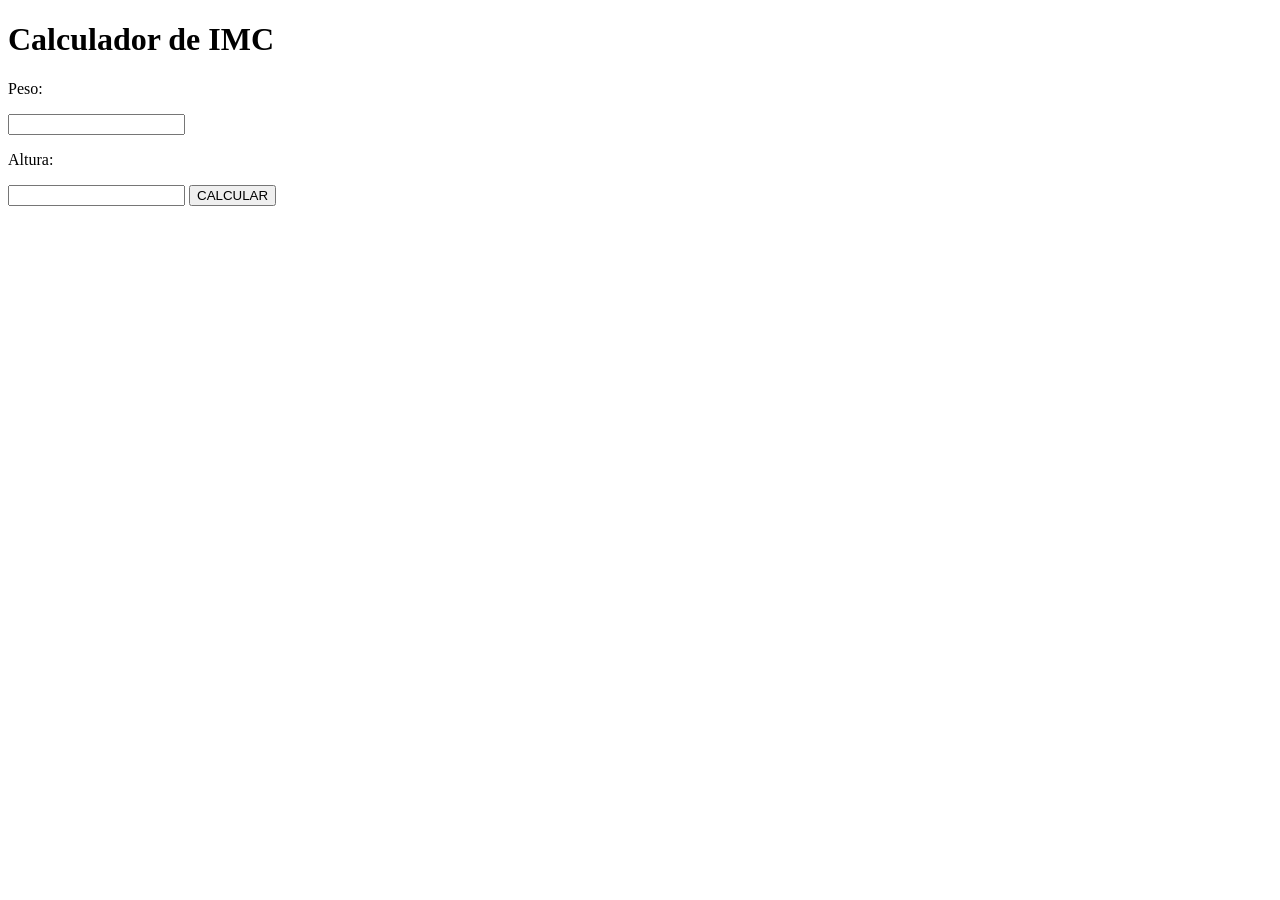
<file: AT3-Calculadora-IMC/atividade imc1.html>
<!DOCTYPE html>
<html lang="pt-br">

<head>
    <meta charset="UTF-8">
    <meta name="viewport" content="width=device-width, initial-scale=1.0">
    <title>Calculadora de IMC</title>
</head>

<body>

    <h1>Calculador de IMC</h1>

    <p>Peso:</p>
    <input type="text" id="peso">

    <p>Altura:</p>
    <input type="text" id="altura">

    <button type="button" onclick="calcularIMC()">CALCULAR</button>

    <p id="mensagem"></p>


    <script>

        function calcularIMC() {

            let peso = document.getElementById("peso").value;
            let altura = document.getElementById("altura").value;

            // Troca a vírgula por ponto
            peso = parseFloat(peso.replace(",", "."));
            altura = parseFloat(altura.replace(",", "."));

            // Verifica se os valores são válidos
            if (isNaN(peso) || isNaN(altura) || peso <= 0 || altura <= 0) {

                document.getElementById("mensagem").innerHTML =
                    "Digite um peso e uma altura válidos.";

                return;
            }

            // Fórmula do IMC
            let imc = peso / (altura * altura);

            let classificacao;


            if (imc < 18.5) {

                classificacao = "Baixo peso";

            } else if (imc < 25) {

                classificacao = "Peso normal";

            } else if (imc < 30) {

                classificacao = "Sobrepeso";

            } else if (imc < 35) {

                classificacao = "Obesidade grau I";

            } else if (imc < 40) {

                classificacao = "Obesidade grau II";

            } else {

                classificacao = "Obesidade grau III (mórbida)";
            }


            // Exibe o resultado
            document.getElementById("mensagem").innerHTML =
                "Seu IMC é: " + imc.toFixed(2) +
                " kg/m² - " + classificacao;

        }

    </script>

</body>

</html>
</file>
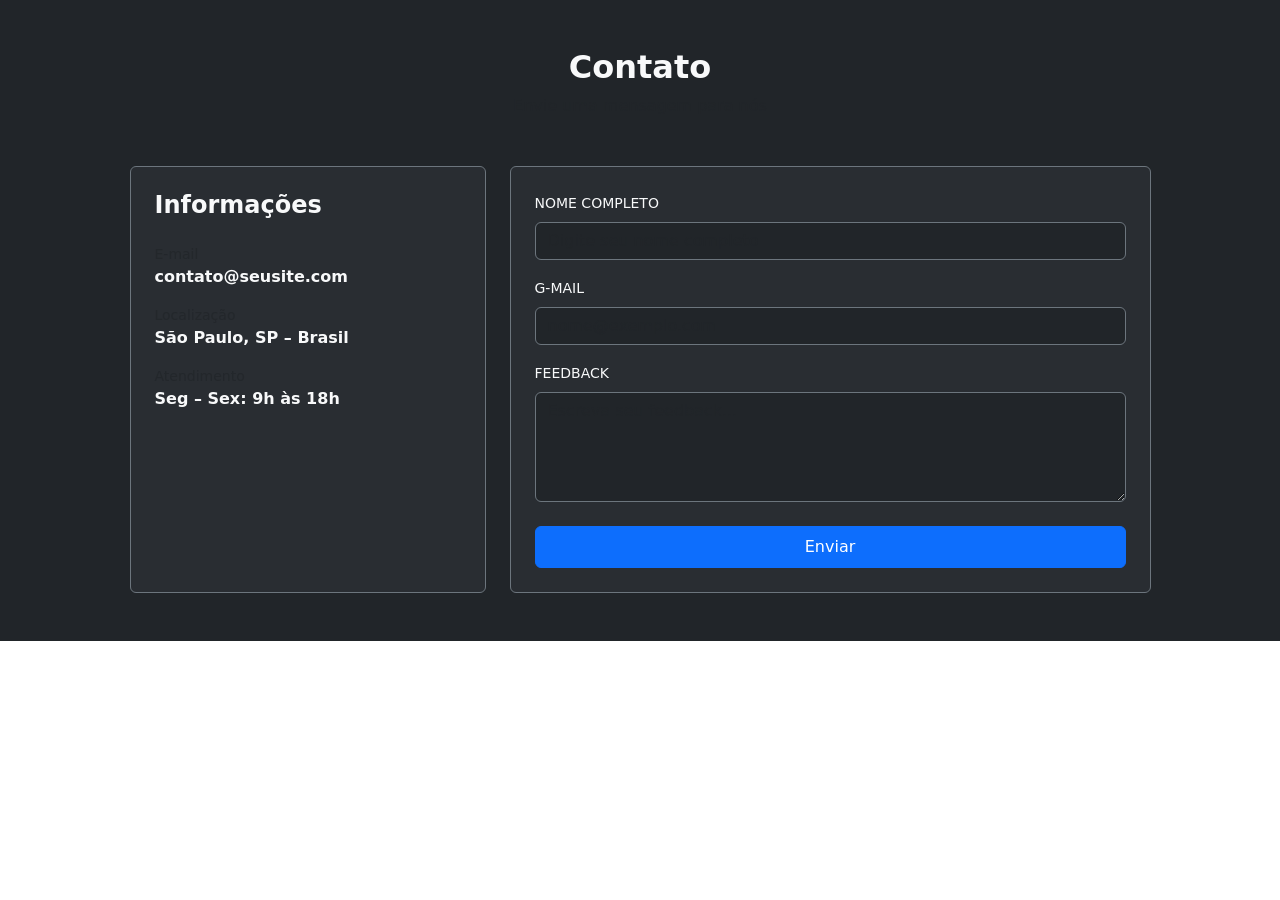
<file: AT4-Site-Multi-Paginas-Bootstrap/contato.html>
<!DOCTYPE html>
<html lang="pt-br">
<head>
    <meta charset="UTF-8">
    <meta name="viewport" content="width=device-width, initial-scale=1.0">
    <title>ENTRE EM CONTATO</title>
    <link href="https://cdn.jsdelivr.net/npm/bootstrap@5.3.3/dist/css/bootstrap.min.css" rel="stylesheet">
</head>
<body>
<section class="py-5 bg-dark text-light" id="contato">
  <div class="container">
    
    <div class="text-center mb-5">
      <h2 class="fw-bold">Contato</h2>
      <p class="text-muted">Envie uma mensagem para nós</p>
    </div>

    <div class="row g-4 justify-content-center">
      
      <div class="col-lg-4">
        <div class="card bg-secondary bg-opacity-10 border-secondary p-4 h-100 text-light">
          <h4 class="fw-bold mb-4">Informações</h4>
          
          <div class="mb-3">
            <span class="text-muted d-block small">E-mail</span>
            <strong>contato@seusite.com</strong>
          </div>

          <div class="mb-3">
            <span class="text-muted d-block small">Localização</span>
            <strong>São Paulo, SP – Brasil</strong>
          </div>

          <div class="mb-3">
            <span class="text-muted d-block small">Atendimento</span>
            <strong>Seg – Sex: 9h às 18h</strong>
          </div>
        </div>
      </div>

    <div class="col-lg-7">
  <div class="card bg-secondary bg-opacity-10 border-secondary p-4 text-light">
    <form action="#" method="POST">
      <div class="row g-3">
        
        <div class="col-12">
          <label for="nome" class="form-label text-light small">NOME COMPLETO</label>
          <input type="text" class="form-control bg-dark text-light border-secondary" id="nome" name="nome" placeholder="Digite seu nome completo" required>
        </div>

        <div class="col-12">
          <label for="email" class="form-label text-light small">G-MAIL</label>
          <input type="email" class="form-control bg-dark text-light border-secondary" id="email" name="email" placeholder="nome@exemplo.com" required>
        </div>

        <div class="col-12">
          <label for="feedback" class="form-label text-light small">FEEDBACK</label>
          <textarea class="form-control bg-dark text-light border-secondary" id="feedback" name="feedback" rows="4" placeholder="Escreva seu feedback..." required></textarea>
        </div>

        <div class="col-12 mt-4">
          <button type="submit" class="btn btn-primary w-100 py-2">Enviar</button>
        </div>

      </div>
    </form>
  </div>
</div>

    </div>
  </div>
</section>
</body>
</html>
</file>
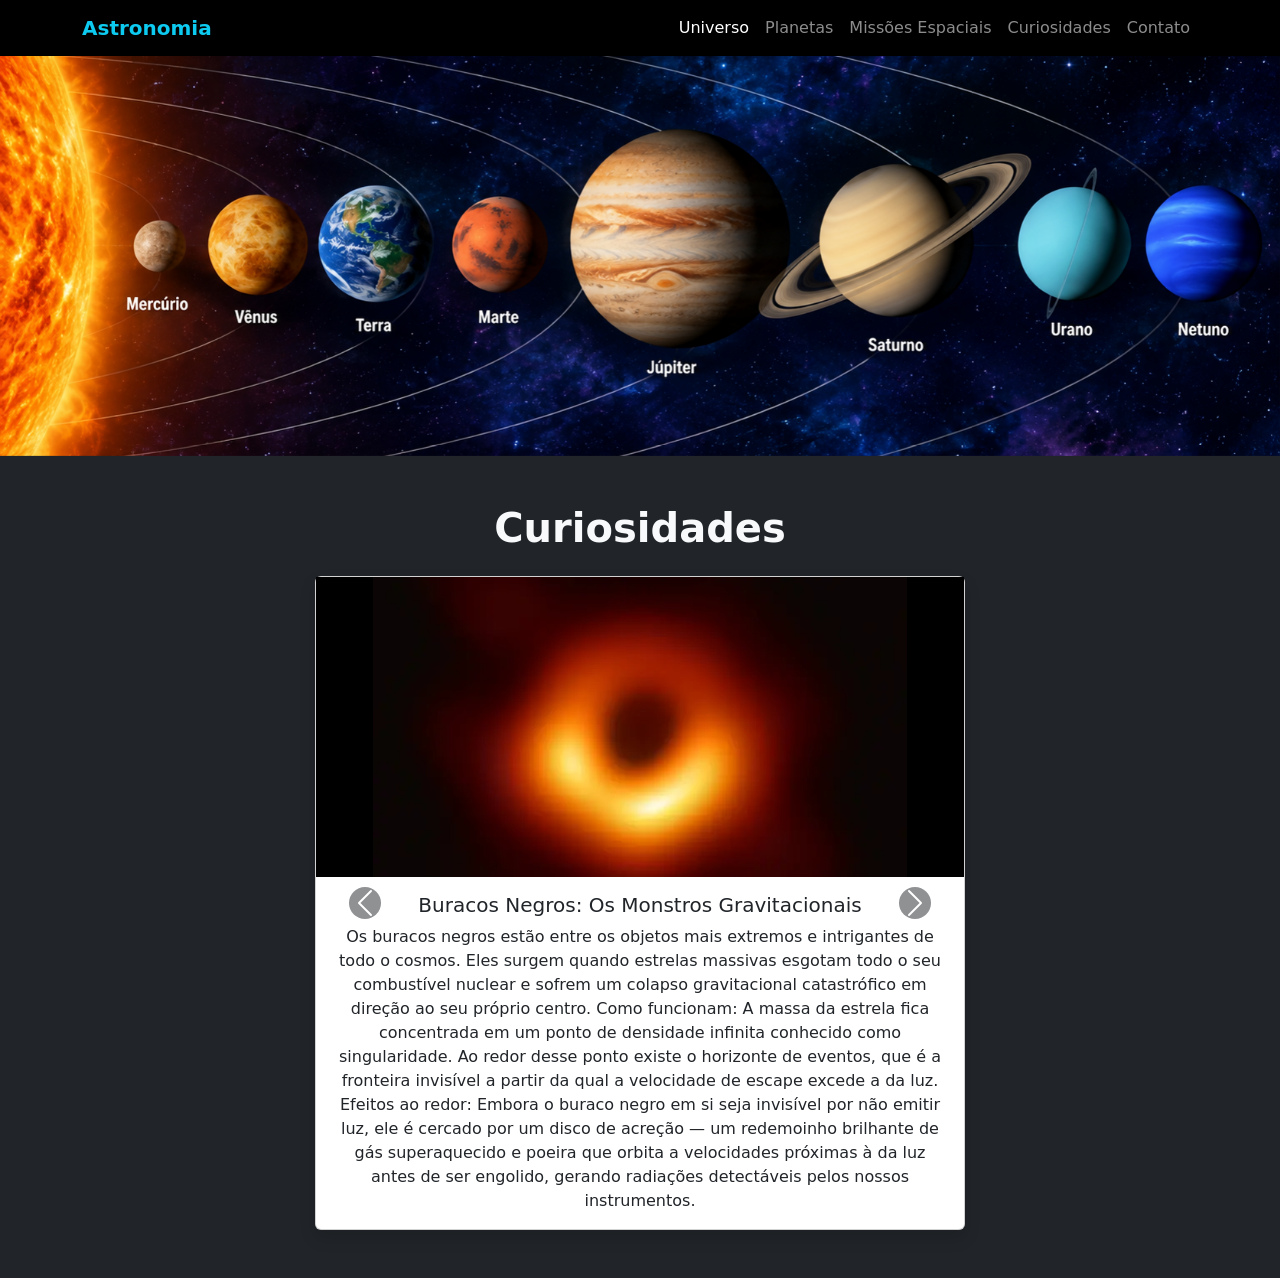
<file: AT4-Site-Multi-Paginas-Bootstrap/curiosidades.html>
<!DOCTYPE html>
<html lang="pt-br">
<head>
    <meta charset="UTF-8">
    <meta name="viewport" content="width=device-width, initial-scale=1.0">
    <title>Curiosidades</title>
    <link href="https://cdn.jsdelivr.net/npm/bootstrap@5.3.2/dist/css/bootstrap.min.css" rel="stylesheet">

    <link rel="stylesheet" href="css/style.css">
    
    <link rel="stylesheet" href="https://cdn.jsdelivr.net/npm/bootstrap-icons@1.11.3/font/bootstrap-icons.min.css">
    
    <script src="https://cdn.jsdelivr.net/npm/bootstrap@5.3.3/dist/js/bootstrap.bundle.min.js"></script>
</head>
<body>
    <body class="bg-dark text-light">

    <nav class="navbar navbar-expand-lg navbar-dark bg-black sticky-top">
        <div class="container">
            <a class="navbar-brand fw-bold text-info" href="index.html"> Astronomia</a>
            <button class="navbar-toggler" type="button" data-bs-toggle="collapse" data-bs-target="#navbarNav">
                <span class="navbar-toggler-icon"></span>
            </button>
            <div class="collapse navbar-collapse" id="navbarNav">
                <ul class="navbar-nav ms-auto">
                    <li class="nav-item"><a class="nav-link active" href="index.html">Universo</a></li>
                    <li class="nav-item"><a class="nav-link" href="planetas.html">Planetas</a></li>
                    <li class="nav-item"><a class="nav-link" href="missoes.html">Missões Espaciais</a></li>
                    <li class="nav-item"><a class="nav-link" href="curiosidades.html">Curiosidades</a></li>
                    <li class="nav-item"><a class="nav-link" href="contato.html">Contato</a></li>
                </ul>
            </div>
        </div>
    </nav>
<div id="carrosselEspaco" class="carousel slide" data-bs-ride="carousel">
    <div class="carousel-inner">
        <div class="carousel-item active">
            <img src="image/planetas222.jpg"
                 class="d-block w-100"
                 style="height: 400px; object-fit: cover;"
                 alt="Planetas">
        </div>
    </div>
</div>

<main class="container my-5">

    <h1 class="text-center fw-bold mb-4">Curiosidades</h1>

    <div class="card mx-auto text-center shadow"
         style="max-width: 650px;">

        <div id="carrosselPlanetas"
             class="carousel slide"
             data-bs-interval="false">

            <div class="carousel-inner">

                <div class="carousel-item active">

                    <img src="image/buraco.jpg"
                         class="d-block w-100"
                         style="height: 300px; object-fit: contain; background: black;"
                         alt="Mercúrio">

                    <div class="card-body">
                        <h5 class="card-title">Buracos Negros: Os Monstros Gravitacionais</h5>
                        <p class="card-text">
                       Os buracos negros estão entre os objetos mais extremos e intrigantes de todo o cosmos. Eles surgem quando estrelas massivas esgotam todo o seu combustível nuclear e sofrem um colapso gravitacional catastrófico em direção ao seu próprio centro.

Como funcionam: A massa da estrela fica concentrada em um ponto de densidade infinita conhecido como singularidade. Ao redor desse ponto existe o horizonte de eventos, que é a fronteira invisível a partir da qual a velocidade de escape excede a da luz.

Efeitos ao redor: Embora o buraco negro em si seja invisível por não emitir luz, ele é cercado por um disco de acreção — um redemoinho brilhante de gás superaquecido e poeira que orbita a velocidades próximas à da luz antes de ser engolido, gerando radiações detectáveis pelos nossos instrumentos.
                        </p>
                    </div>

                </div>
                <div class="carousel-item">

                    <img src="image/escura.jpg"
                         class="d-block w-100"
                         style="height: 300px; object-fit: contain; background: black;"
                         alt="Vênus">

                    <div class="card-body">
                        <h5 class="card-title">Matéria Escura e Energia Escura: Os Maiores Mistérios do Cosmos</h5>
                        <p class="card-text">
                        Apesar de todo o avanço da tecnologia e da ciência, o modelo padrão da cosmologia nos diz que conhecemos apenas cerca de 5% de tudo o que compõe o universo. Os outros 95% são formados por duas entidades misteriosas das quais conhecemos apenas os efeitos, mas não a verdadeira natureza.

A Matéria Escura (cerca de 27%): Ela não emite, absorve ou reflete luz, tornando-se totalmente invisível aos telescópios ópticos. No entanto, os cientistas sabem que ela existe devido à sua forte atração gravitacional, que atua como uma "cola" invisível impedindo que as galáxias girem rápido demais e se desintegrem.

A Energia Escura (cerca de 68%): É uma força repulsiva misteriosa que permeia todo o espaço e atua no sentido oposto à gravidade. Enquanto a gravidade tenta puxar as coisas para perto, a energia escura está acelerando a expansão de todo o universo em uma taxa cada vez maior.
                        </p>
                    </div>

                </div>

                <div class="carousel-item">

                    <img src="image/imensidao.jpg"
                         class="d-block w-100"
                         style="height: 300px; object-fit: contain; background: black;"
                         alt="Terra">

                    <div class="card-body">
                        <h5 class="card-title">A Imensidão do Universo e o Campo Ultraprofundo do Hubble</h5>
                        <p class="card-text">
                          Para compreender a verdadeira escala do universo, o Telescópio Espacial Hubble realizou um dos experimentos visuais mais ousados da história científica: apontou sua lente para uma região do céu aparentemente completamente vazia e escura, do tamanho de um grão de areia mantido à distância de um braço esticado, e deixou o obturador aberto por semanas acumulando luz.

O resultado: O que parecia ser um pedaço de nada revelou conter quase 10.000 galáxias de todos os tamanhos, formatos e idades, situadas a bilhões de anos-luz de distância.

Viagem no tempo: Como a luz leva tempo para viajar pelo espaço, olhar para essas galáxias distantes significa olhar para o passado — estamos vendo como elas eram há bilhões de anos, durante os estágios iniciais de formação do universo. Isso demonstra que existem trilhões de galáxias espalhadas pelo cosmos observável.
                        </p>
                    </div>

                </div>

                <div class="carousel-item">

                    <img src="image/exoplanetas.jpg"
                         class="d-block w-100"
                         style="height: 300px; object-fit: contain; background: black;"
                         alt="Marte">

                    <div class="card-body">
                        <h5 class="card-title">Exoplanetas e a Busca por Mundos Habitáveis</h5>
                        <p class="card-text">
                        Durante séculos, os astrônomos conheciam apenas os planetas do nosso próprio Sistema Solar. No entanto, nas últimas décadas, a detecção de exoplanetas (planetas que orbitam outras estrelas fora do nosso sistema) revolucionou a astronomia moderna.

Diversidade cósmica: Já foram descobertos milhares de exoplanetas com características surpreendentes. Existem "Júpiteres quentes" (gigantes gasosos colados às suas estrelas), mundos cobertos inteiramente por oceanos globais, planetas onde chove vidro de lado e super-terras rochosas maiores que o nosso planeta.

A Zona Habitável: O foco principal dessa busca é encontrar mundos na chamada "zona habitável" (ou zona Cachinhos Dorados) — a distância exata de uma estrela onde as temperaturas não são nem quentes demais nem frias demais, permitindo a existência de água líquida na superfície, o ingrediente fundamental para a vida como conhecemos.
                        </p>
                    </div>

                </div>
                
            </div>

            <button class="carousel-control-prev"
                    type="button"
                    data-bs-target="#carrosselPlanetas"
                    data-bs-slide="prev">

                <span class="carousel-control-prev-icon bg-dark rounded-circle"></span>
                <span class="visually-hidden">Anterior</span>
            </button>

            <button class="carousel-control-next"
                    type="button"
                    data-bs-target="#carrosselPlanetas"
                    data-bs-slide="next">

                <span class="carousel-control-next-icon bg-dark rounded-circle"></span>
                <span class="visually-hidden">Próximo</span>
            </button>

        </div>
    </div>

</main>

</body>
</html>
</file>
<file: AT1-Paginas-HTML/css/games.css>
* {
    margin: 0;
    padding: 0;
    box-sizing: border-box;
}

html {
    scroll-behavior: smooth;
}

body {
    min-height: 100vh;
    background-image: url("../image/image.jpg");
    background-repeat: no-repeat;
    background-size: cover;
    background-position: center;
    background-attachment: fixed;
    font-family: Arial, Helvetica, sans-serif;
    color: #fff;
}

/* Camada escura para melhorar a leitura */
body::before {
    content: "";
    position: fixed;
    inset: 0;
    background: rgba(0, 0, 20, 0.28);
    z-index: -1;
}

.container {
    width: 1000px;
    max-width: 94%;
    margin: 0 auto;
}

/* CABEÇALHO */
header {
    min-height: 180px;
    margin-top: 30px;
    background: rgba(10, 10, 20, 0.94);
    border: 2px solid #ff0000;
    border-radius: 15px 15px 0 0;
    display: flex;
    flex-direction: column;
    align-items: center;
    justify-content: center;
    text-align: center;
    box-shadow: 0 0 10px #ff0000, 0 0 28px rgba(255, 0, 0, 0.35);
}

.logo {
    font-size: 42px;
    letter-spacing: 4px;
    text-transform: uppercase;
    text-shadow: 0 0 6px #ff0000, 0 0 18px #ff0000;
}

.subtitle {
    margin-top: 10px;
    color: #ddd;
    font-size: 14px;
    letter-spacing: 2px;
}

/* MENU */
nav {
    background: rgba(5, 5, 12, 0.97);
    border: 2px solid #ff0000;
    border-top: 0;
    box-shadow: 0 0 10px #ff0000, 0 5px 25px rgba(0,0,0,.7);
}

nav ul {
    min-height: 72px;
    list-style: none;
    display: flex;
    align-items: center;
    justify-content: center;
    flex-wrap: wrap;
    gap: 6px;
    padding: 10px;
}

nav a {
    display: block;
    padding: 12px 16px;
    color: #fff;
    text-decoration: none;
    font-weight: bold;
    font-size: 13px;
    letter-spacing: 1px;
    border: 1px solid transparent;
    border-radius: 8px;
    transition: .25s ease;
}

nav a:hover,
nav a.active {
    color: #ff3030;
    border-color: #ff0000;
    background: rgba(255, 0, 0, .10);
    box-shadow: 0 0 7px #ff0000, 0 0 15px rgba(255,0,0,.45);
    transform: translateY(-2px);
}

/* CONTEÚDO */
main {
    margin: 20px auto;
    padding: 38px;
    min-height: 700px;
    background: rgba(8, 8, 18, 0.90);
    border: 1px solid rgba(255, 0, 0, .65);
    border-radius: 14px;
    box-shadow: 0 0 25px rgba(0,0,0,.85);
}

.page-title {
    text-align: center;
    font-size: 30px;
    text-transform: uppercase;
    letter-spacing: 3px;
    margin-bottom: 10px;
    text-shadow: 0 0 8px #ff0000;
}

.page-intro {
    text-align: center;
    color: #ccc;
    margin-bottom: 30px;
}

/* CARDS */
.cards {
    display: grid;
    grid-template-columns: repeat(3, 1fr);
    gap: 20px;
}

.card {
    background: rgba(20, 20, 30, .92);
    border: 1px solid #444;
    border-radius: 12px;
    padding: 20px;
    text-align: center;
    transition: .25s ease;
}

.card:hover {
    transform: translateY(-6px);
    border-color: #ff0000;
    box-shadow: 0 0 12px rgba(255,0,0,.65);
}

.card-icon {
    font-size: 42px;
    margin-bottom: 12px;
}

.card h3 {
    margin-bottom: 10px;
    color: #fff;
}

.card p {
    color: #bbb;
    line-height: 1.5;
    font-size: 14px;
}

/* BOTÕES */
.btn {
    display: inline-block;
    margin-top: 15px;
    padding: 10px 18px;
    background: #c90000;
    color: #fff;
    text-decoration: none;
    font-weight: bold;
    border-radius: 7px;
    border: 1px solid #ff4040;
    transition: .25s ease;
}

.btn:hover {
    background: #ff0000;
    box-shadow: 0 0 12px #ff0000;
}

/* DESTAQUE DA HOME */
.hero {
    text-align: center;
    padding: 35px 15px;
    margin-bottom: 30px;
    background: rgba(255, 0, 0, .06);
    border: 1px solid rgba(255,0,0,.35);
    border-radius: 12px;
}

.hero h2 {
    font-size: 34px;
    margin-bottom: 12px;
    text-shadow: 0 0 8px #ff0000;
}

.hero p {
    color: #ddd;
    line-height: 1.6;
}

/* OFERTAS */
.price {
    margin: 12px 0;
    font-size: 24px;
    color: #ff3333;
    font-weight: bold;
}

.old-price {
    color: #888;
    text-decoration: line-through;
    font-size: 14px;
}

/* CATEGORIAS */
.category-list {
    display: grid;
    grid-template-columns: repeat(2, 1fr);
    gap: 18px;
}

.category {
    padding: 24px;
    background: rgba(20,20,30,.92);
    border-left: 4px solid #ff0000;
    border-radius: 10px;
    transition: .25s;
}

.category:hover {
    transform: translateX(5px);
    box-shadow: 0 0 12px rgba(255,0,0,.45);
}

.category h3 {
    margin-bottom: 8px;
}

.category p {
    color: #bbb;
}

/* FOOTER */
footer {
    min-height: 130px;
    margin-bottom: 30px;
    background: rgba(7, 7, 14, .97);
    border: 2px solid #ff0000;
    border-radius: 14px;
    display: flex;
    align-items: center;
    justify-content: center;
    text-align: center;
    padding: 25px;
    box-shadow: 0 0 10px #ff0000, 0 0 22px rgba(255,0,0,.3);
}

footer p {
    color: #aaa;
    line-height: 1.7;
}

/* RESPONSIVIDADE */
@media (max-width: 800px) {
    .cards {
        grid-template-columns: 1fr;
    }

    .category-list {
        grid-template-columns: 1fr;
    }

    main {
        padding: 25px 18px;
    }

    .logo {
        font-size: 30px;
    }
}

@media (max-width: 520px) {
    nav a {
        width: 100%;
        text-align: center;
    }

    nav ul {
        flex-direction: column;
    }

    header {
        min-height: 150px;
    }

    .page-title {
        font-size: 24px;
    }
}
</file>
<file: AT4-Site-Multi-Paginas-Bootstrap/css/style.css>
.minha-imagem-card{
    max-width: 60%;      
    height: auto;        
    display: block;       
    margin: 0 auto;
}
#carouselExample img {
    height: 350px;
    object-fit: cover;
}
@media (max-width: 576px) {
    #carouselExample img {
        height: 220px;
    }
}
.minha-imagem-card/exploracao.jpg{
    max-width: 60%;
    height: auto;
    display: block;
    margin: auto;
}
</file>
<file: AT5-Front-End-Copilotado-com-IA/css/style.css>
:root {
    --cor-primaria: #2563EB;
    --cor-primaria-hover: #1D4ED8;
    --cor-secundaria: #60A5FA;
    --cor-realce: #1D4ED8;
    --cor-alerta: #B45309;
    --cor-fundo: #F3F6FB;
    --cor-superficie: #FFFFFF;
    --cor-texto: #0F172A;
    --cor-texto-suave: #475569;
    --cor-borda: #D5DDEA;
    --cor-foco: #2563EB;
    --cor-nav: rgba(15, 23, 42, 0.82);

    --fonte-titulo: "Space Grotesk", system-ui, sans-serif;
    --fonte-corpo: "Inter", system-ui, sans-serif;
    --texto-sm: 0.875rem;
    --texto-base: 1rem;
    --texto-lg: 1.25rem;
    --texto-xl: 1.563rem;

    --espaco-1: 0.5rem;
    --espaco-2: 1rem;
    --espaco-3: 1.5rem;
    --espaco-4: 2.5rem;
    --raio: 12px;
    --transicao: 0.2s ease;
}

[data-bs-theme="dark"] {
    --cor-realce: #60A5FA;
    --cor-alerta: #F59E0B;
    --cor-fundo: #0E1116;
    --cor-superficie: #1B1B1B;
    --cor-texto: #E5E7EB;
    --cor-texto-suave: #C4C4C4;
    --cor-borda: #343434;
    --cor-foco: #93C5FD;
}

body {
    font-family: var(--fonte-corpo);
    font-size: var(--texto-base);
    line-height: 1.6;
    background-color: var(--cor-fundo);
    color: var(--cor-texto);
    transition: background-color var(--transicao), color var(--transicao);
}

h1, h2, h3, h4, h5, h6, .brand {
    font-family: var(--fonte-titulo);
    letter-spacing: -0.01em;
}

p, li { max-width: 75ch; }

a { color: var(--cor-realce); }

a:focus-visible,
button:focus-visible,
.form-range:focus-visible,
.form-select:focus-visible,
.accordion-button:focus-visible {
    outline: 3px solid var(--cor-foco);
    outline-offset: 3px;
    box-shadow: none;
}

.skip-link {
    position: absolute;
    left: -999px;
    top: var(--espaco-1);
    padding: var(--espaco-1) var(--espaco-2);
    background: var(--cor-primaria);
    color: #FFFFFF;
    border-radius: 8px;
    z-index: 2000;
}

.skip-link:focus { left: var(--espaco-2); }

.site-nav {
    background-color: var(--cor-nav);
    -webkit-backdrop-filter: blur(12px);
    backdrop-filter: blur(12px);
    border-bottom: 1px solid rgba(255, 255, 255, 0.12);
}

.site-nav .brand {
    color: #FFFFFF;
    font-weight: 700;
    display: flex;
    align-items: center;
    gap: var(--espaco-1);
}

.site-nav .nav-link {
    color: #E2E8F0;
    border-bottom: 2px solid transparent;
    transition: color var(--transicao), border-color var(--transicao);
}

.site-nav .nav-link:hover,
.site-nav .nav-link.active {
    color: #FFFFFF;
    border-bottom-color: var(--cor-secundaria);
}

.section-card {
    background-color: var(--cor-superficie);
    border: 1px solid var(--cor-borda);
    border-radius: calc(var(--raio) * 1.5);
}

.card-timeline,
.card-dado,
.card-grafico {
    --bs-card-bg: var(--cor-superficie);
    --bs-card-color: var(--cor-texto);
    --bs-card-border-color: var(--cor-borda);
    --bs-card-border-radius: var(--raio);
}

.card-dado {
    transition: transform var(--transicao), border-color var(--transicao);
}

.card-dado:hover {
    transform: translateY(-3px);
    border-color: var(--cor-secundaria);
}

.numero {
    display: inline-grid;
    place-items: center;
    width: 2rem;
    height: 2rem;
    border-radius: 50%;
    background-color: var(--cor-primaria);
    color: #FFFFFF;
    font-family: var(--fonte-titulo);
    font-weight: 700;
}

.numero-dado {
    font-family: var(--fonte-titulo);
    font-size: 2.25rem;
    font-weight: 700;
    line-height: 1.1;
    color: var(--cor-realce);
    margin-bottom: var(--espaco-1);
}

.card-dado p:not(.numero-dado) {
    color: var(--cor-texto-suave);
    font-size: var(--texto-sm);
    margin: 0 auto;
}

/* ---------- Gráficos ---------- */
.grafico-container {
    position: relative;
    height: 280px;
}

.grafico-alto { height: 340px; }

.fonte-grafico {
    margin-top: var(--espaco-2);
    color: var(--cor-texto-suave);
    font-size: 0.8rem;
}

.nota-dados {
    color: var(--cor-texto-suave);
    font-size: var(--texto-sm);
    border-left: 4px solid var(--cor-secundaria);
    padding-left: var(--espaco-2);
}

.linhas { margin-bottom: var(--espaco-2); }

.linha {
    height: 10px;
    margin-bottom: 10px;
    border-radius: 6px;
    background: linear-gradient(90deg, var(--cor-borda), var(--cor-secundaria), var(--cor-borda));
    background-size: 200% 100%;
    width: var(--larg, 100%);
    animation:
        escrever 1.1s ease-out both,
        brilho 3s linear 1.1s infinite;
    animation-delay: calc(var(--i, 0) * 140ms), calc(1.1s + var(--i, 0) * 140ms);
}

@keyframes escrever {
    from { width: 0; opacity: 0.3; }
    to   { width: var(--larg, 100%); opacity: 1; }
}

@keyframes brilho {
    from { background-position: 200% 0; }
    to   { background-position: -200% 0; }
}

.btn-primary {
    --bs-btn-bg: var(--cor-primaria);
    --bs-btn-border-color: var(--cor-primaria);
    --bs-btn-hover-bg: var(--cor-primaria-hover);
    --bs-btn-hover-border-color: var(--cor-primaria-hover);
    --bs-btn-active-bg: var(--cor-primaria-hover);
    transition: transform var(--transicao), background-color var(--transicao);
}

.btn-primary:hover { transform: translateY(-1px); }
.btn-primary:active { transform: translateY(0); }

.accordion {
    --bs-accordion-bg: var(--cor-superficie);
    --bs-accordion-color: var(--cor-texto);
    --bs-accordion-border-color: var(--cor-borda);
    --bs-accordion-border-radius: var(--raio);
    --bs-accordion-btn-focus-box-shadow: none;
}

.accordion-button { font-family: var(--fonte-titulo); font-weight: 500; }

.badge-eixo {
    font-family: var(--fonte-corpo);
    font-weight: 500;
}

.lista-fontes li { padding-block: var(--espaco-2); }

.site-footer {
    margin-top: var(--espaco-4);
    padding-block: var(--espaco-4);
    background-color: var(--cor-superficie);
    border-top: 1px solid var(--cor-borda);
    color: var(--cor-texto-suave);
    font-size: var(--texto-sm);
}

.rodape-grid {
    display: grid;
    grid-template-columns: 2fr 1fr 2fr;
    gap: var(--espaco-3);
}

.rodape-titulo {
    font-family: var(--fonte-titulo);
    font-weight: 700;
    color: var(--cor-texto);
    margin-bottom: var(--espaco-1);
}

.rodape-grid ul { list-style: none; padding: 0; margin: 0; }

@media (max-width: 767.98px) {
    .rodape-grid { grid-template-columns: 1fr; }
    .grafico-container { height: 240px; }
    .grafico-alto { height: 320px; }
}

@media (prefers-reduced-motion: reduce) {
    *, *::before, *::after {
        animation: none !important;
        transition: none !important;
    }
}
</file>
